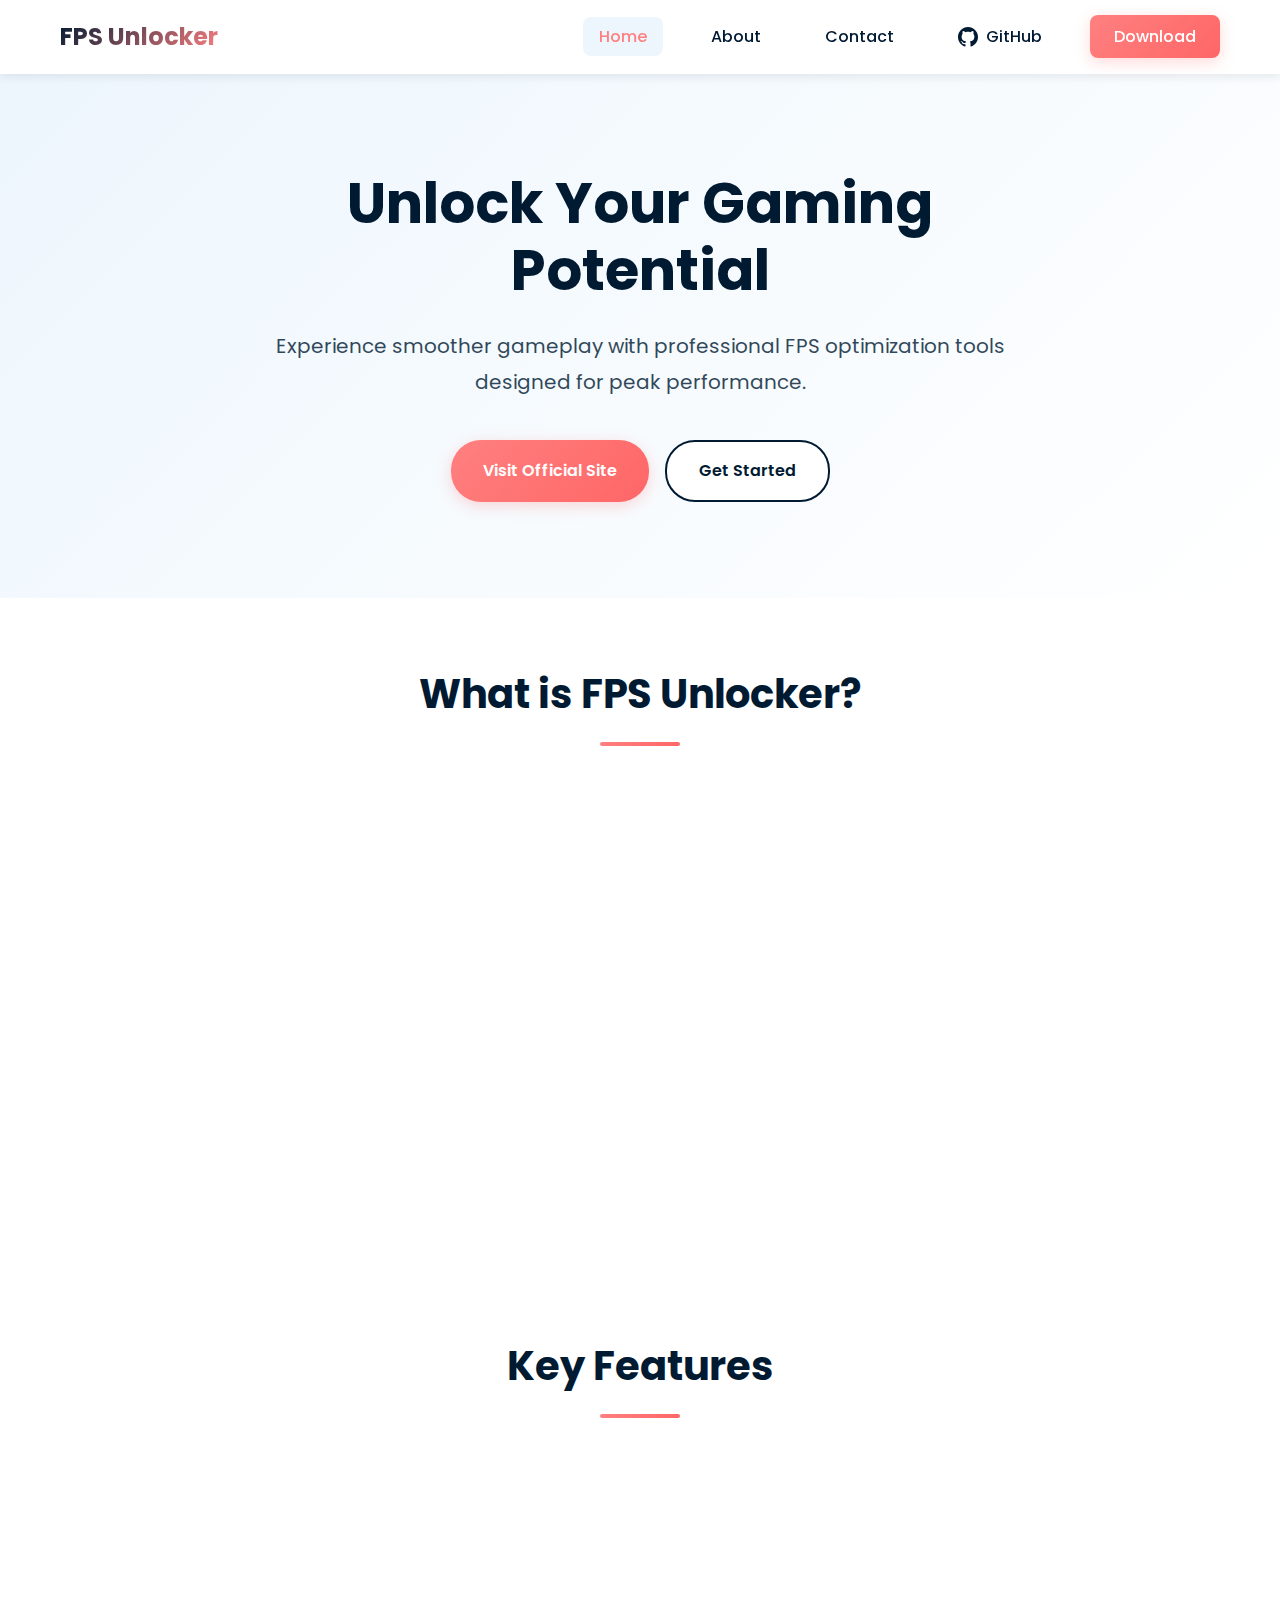
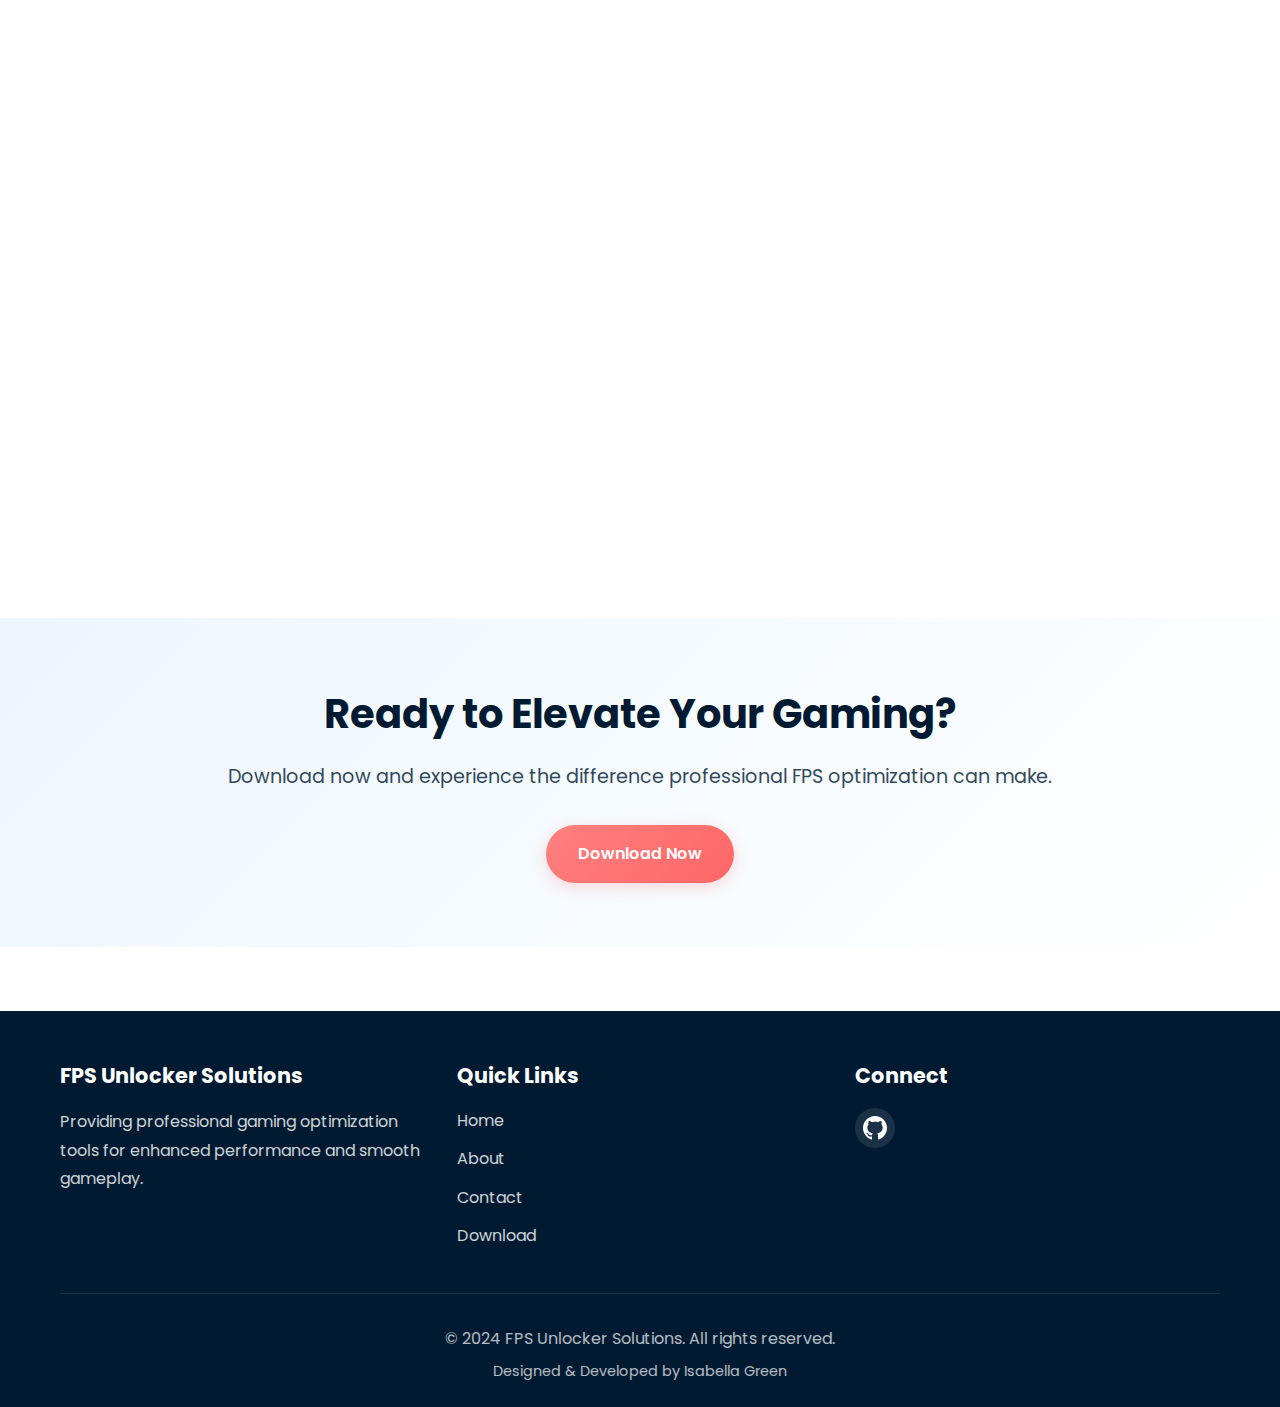
<file: index.html>
<!DOCTYPE html>
<html lang="en">
<head>
    <meta charset="UTF-8">
    <meta name="viewport" content="width=device-width, initial-scale=1.0">
    <meta name="description" content="Professional FPS Unlocker solution - Enhance your gaming performance with our advanced tools and utilities.">
    <title>Home - FPS Unlocker Solutions</title>
    <link rel="stylesheet" href="style.css">
    <link rel="preconnect" href="https://fonts.googleapis.com">
    <link rel="preconnect" href="https://fonts.gstatic.com" crossorigin>
    <link href="https://fonts.googleapis.com/css2?family=Poppins:wght@300;400;500;600;700&display=swap" rel="stylesheet">
</head>
<body>
    <nav class="navbar">
        <div class="container nav-container">
            <div class="logo">
                <a href="index.html">FPS Unlocker</a>
            </div>
            <ul class="nav-menu" id="navMenu">
                <li><a href="index.html" class="active">Home</a></li>
                <li><a href="about.html">About</a></li>
                <li><a href="contact.html">Contact</a></li>
                <li><a href="https://github.com/isabellagreen968" target="_blank" rel="noopener noreferrer" class="github-link">
                    <svg width="20" height="20" viewBox="0 0 24 24" fill="currentColor">
                        <path d="M12 0c-6.626 0-12 5.373-12 12 0 5.302 3.438 9.8 8.207 11.387.599.111.793-.261.793-.577v-2.234c-3.338.726-4.033-1.416-4.033-1.416-.546-1.387-1.333-1.756-1.333-1.756-1.089-.745.083-.729.083-.729 1.205.084 1.839 1.237 1.839 1.237 1.07 1.834 2.807 1.304 3.492.997.107-.775.418-1.305.762-1.604-2.665-.305-5.467-1.334-5.467-5.931 0-1.311.469-2.381 1.236-3.221-.124-.303-.535-1.524.117-3.176 0 0 1.008-.322 3.301 1.23.957-.266 1.983-.399 3.003-.404 1.02.005 2.047.138 3.006.404 2.291-1.552 3.297-1.23 3.297-1.23.653 1.653.242 2.874.118 3.176.77.84 1.235 1.911 1.235 3.221 0 4.609-2.807 5.624-5.479 5.921.43.372.823 1.102.823 2.222v3.293c0 .319.192.694.801.576 4.765-1.589 8.199-6.086 8.199-11.386 0-6.627-5.373-12-12-12z"/>
                    </svg>
                    GitHub
                </a></li>
                <li><a href="download.html" class="download-btn">Download</a></li>
            </ul>
            <div class="hamburger" id="hamburger">
                <span></span>
                <span></span>
                <span></span>
            </div>
        </div>
    </nav>

    <section class="hero">
        <div class="container">
            <div class="hero-content">
                <h1 class="hero-title">Unlock Your Gaming Potential</h1>
                <p class="hero-subtitle">Experience smoother gameplay with professional FPS optimization tools designed for peak performance.</p>
                <div class="hero-buttons">
                    <a href="https://robloxfpsunlocker.org/" target="_blank" rel="noopener noreferrer" class="btn btn-primary">Visit Official Site</a>
                    <a href="download.html" class="btn btn-secondary">Get Started</a>
                </div>
            </div>
        </div>
    </section>

    <section class="content-section">
        <div class="container">
            <div class="section-header">
                <h2>What is FPS Unlocker?</h2>
                <div class="divider"></div>
            </div>
            <div class="content-grid">
                <div class="content-card">
                    <div class="card-icon">🚀</div>
                    <h3>Enhanced Performance</h3>
                    <p>The <a href="https://robloxfpsunlocker.org/" target="_blank" rel="noopener noreferrer">fps unlocker</a> is a powerful utility that removes frame rate limitations, allowing your games to run at their full potential. By bypassing artificial FPS caps, you can achieve smoother gameplay and a more responsive gaming experience.</p>
                </div>
                <div class="content-card">
                    <div class="card-icon">⚡</div>
                    <h3>Optimized Experience</h3>
                    <p>Our solution provides seamless integration with your gaming setup. With advanced optimization algorithms, the tool ensures minimal system overhead while maximizing your frame rates, giving you the competitive edge you need.</p>
                </div>
                <div class="content-card">
                    <div class="card-icon">🛡️</div>
                    <h3>Safe & Reliable</h3>
                    <p>Built with security in mind, our FPS optimization tools are designed to work safely with your system. Regular updates ensure compatibility and performance improvements, keeping your gaming experience smooth and uninterrupted.</p>
                </div>
            </div>
        </div>
    </section>

    <section class="features-section">
        <div class="container">
            <div class="section-header">
                <h2>Key Features</h2>
                <div class="divider"></div>
            </div>
            <div class="features-grid">
                <div class="feature-item">
                    <div class="feature-number">01</div>
                    <h3>Unlock Frame Rates</h3>
                    <p>Remove FPS limitations and experience games as they were meant to be played, with ultra-smooth visuals and responsive controls.</p>
                </div>
                <div class="feature-item">
                    <div class="feature-number">02</div>
                    <h3>Easy Installation</h3>
                    <p>Simple setup process that gets you gaming in minutes. No complex configurations or technical knowledge required.</p>
                </div>
                <div class="feature-item">
                    <div class="feature-number">03</div>
                    <h3>Regular Updates</h3>
                    <p>Continuous improvements and compatibility updates ensure you're always running the latest and most optimized version.</p>
                </div>
                <div class="feature-item">
                    <div class="feature-number">04</div>
                    <h3>Community Support</h3>
                    <p>Join a thriving community of gamers who share tips, provide support, and help each other optimize their gaming experience.</p>
                </div>
            </div>
        </div>
    </section>

    <section class="cta-section">
        <div class="container">
            <div class="cta-content">
                <h2>Ready to Elevate Your Gaming?</h2>
                <p>Download now and experience the difference professional FPS optimization can make.</p>
                <a href="download.html" class="btn btn-primary">Download Now</a>
            </div>
        </div>
    </section>

    <footer class="footer">
        <div class="container">
            <div class="footer-content">
                <div class="footer-section">
                    <h3>FPS Unlocker Solutions</h3>
                    <p>Providing professional gaming optimization tools for enhanced performance and smooth gameplay.</p>
                </div>
                <div class="footer-section">
                    <h3>Quick Links</h3>
                    <ul>
                        <li><a href="index.html">Home</a></li>
                        <li><a href="about.html">About</a></li>
                        <li><a href="contact.html">Contact</a></li>
                        <li><a href="download.html">Download</a></li>
                    </ul>
                </div>
                <div class="footer-section">
                    <h3>Connect</h3>
                    <div class="social-links">
                        <a href="https://github.com/isabellagreen968" target="_blank" rel="noopener noreferrer" aria-label="GitHub">
                            <svg width="24" height="24" viewBox="0 0 24 24" fill="currentColor">
                                <path d="M12 0c-6.626 0-12 5.373-12 12 0 5.302 3.438 9.8 8.207 11.387.599.111.793-.261.793-.577v-2.234c-3.338.726-4.033-1.416-4.033-1.416-.546-1.387-1.333-1.756-1.333-1.756-1.089-.745.083-.729.083-.729 1.205.084 1.839 1.237 1.839 1.237 1.07 1.834 2.807 1.304 3.492.997.107-.775.418-1.305.762-1.604-2.665-.305-5.467-1.334-5.467-5.931 0-1.311.469-2.381 1.236-3.221-.124-.303-.535-1.524.117-3.176 0 0 1.008-.322 3.301 1.23.957-.266 1.983-.399 3.003-.404 1.02.005 2.047.138 3.006.404 2.291-1.552 3.297-1.23 3.297-1.23.653 1.653.242 2.874.118 3.176.77.84 1.235 1.911 1.235 3.221 0 4.609-2.807 5.624-5.479 5.921.43.372.823 1.102.823 2.222v3.293c0 .319.192.694.801.576 4.765-1.589 8.199-6.086 8.199-11.386 0-6.627-5.373-12-12-12z"/>
                            </svg>
                        </a>
                    </div>
                </div>
            </div>
            <div class="footer-bottom">
                <p>&copy; 2024 FPS Unlocker Solutions. All rights reserved.</p>
                <p class="designed-by">Designed & Developed by Isabella Green</p>
            </div>
        </div>
    </footer>

    <script src="script.js"></script>
</body>
</html>
</file>
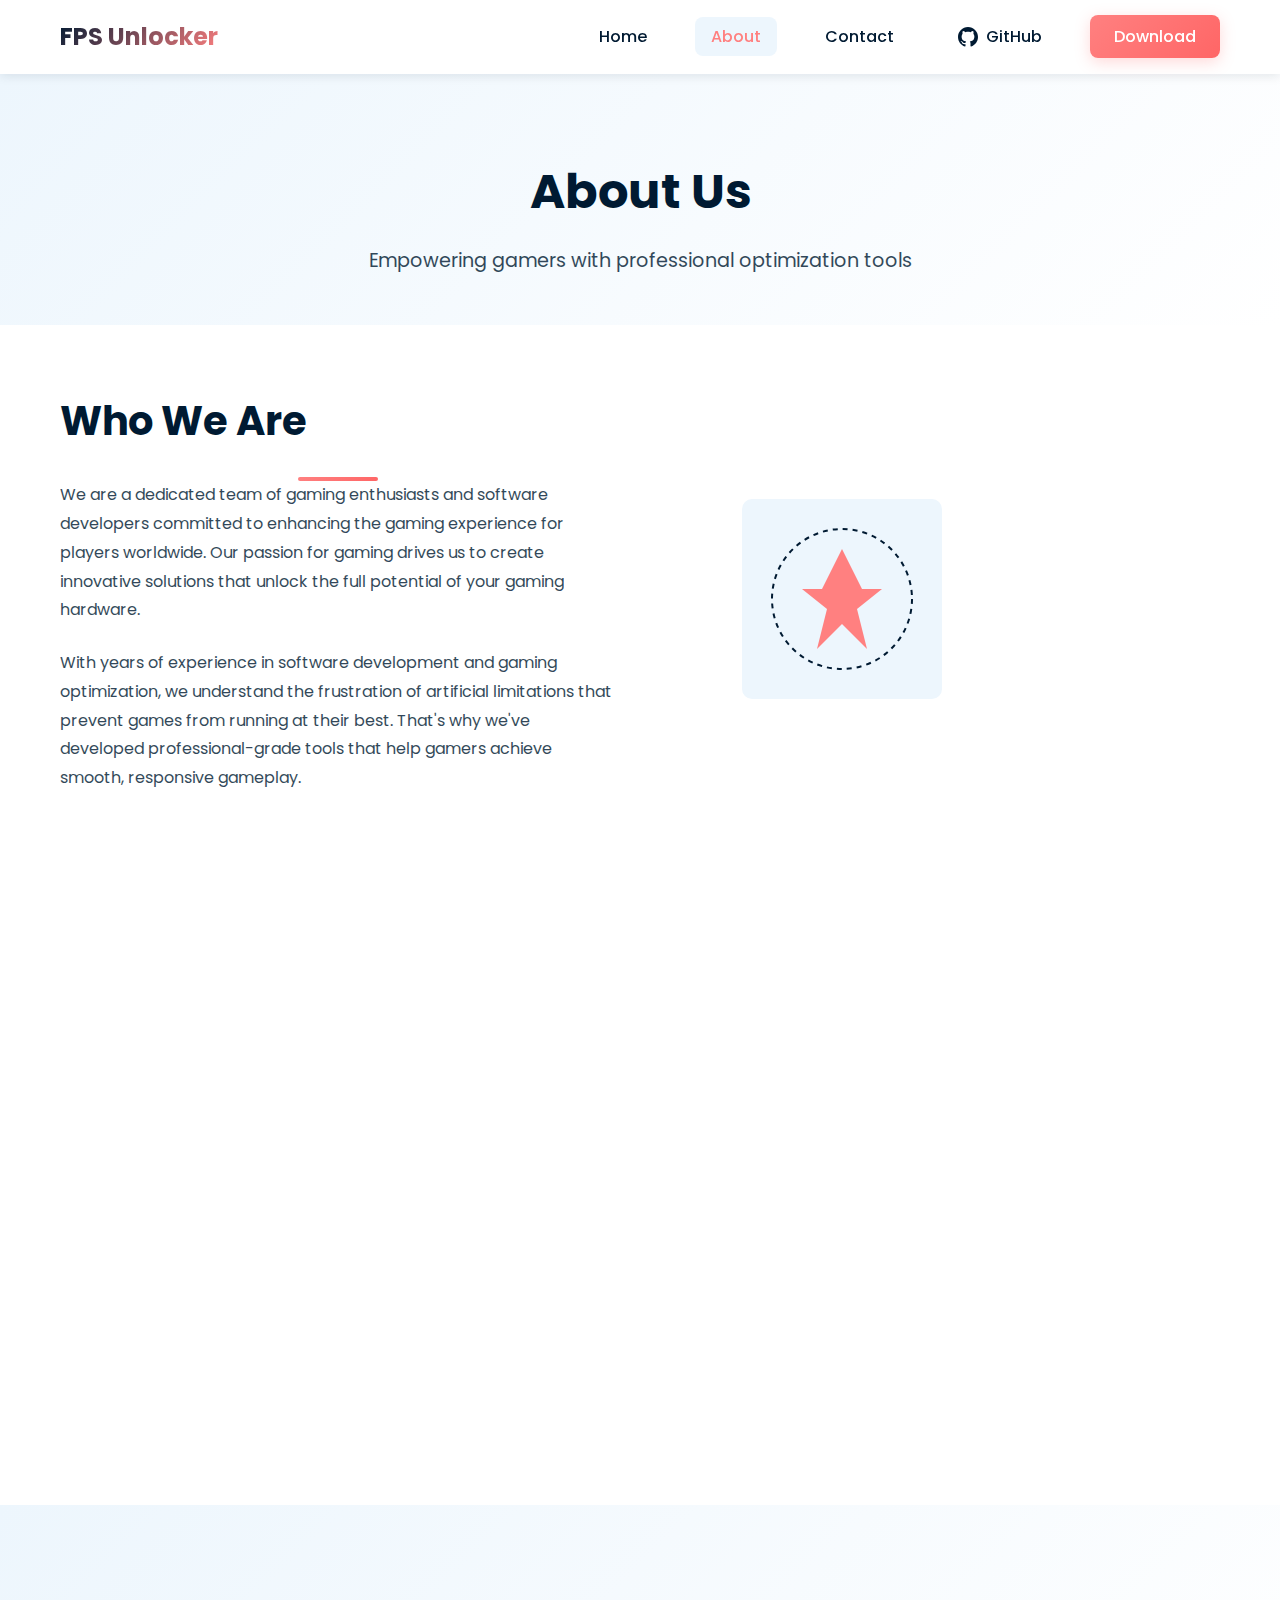
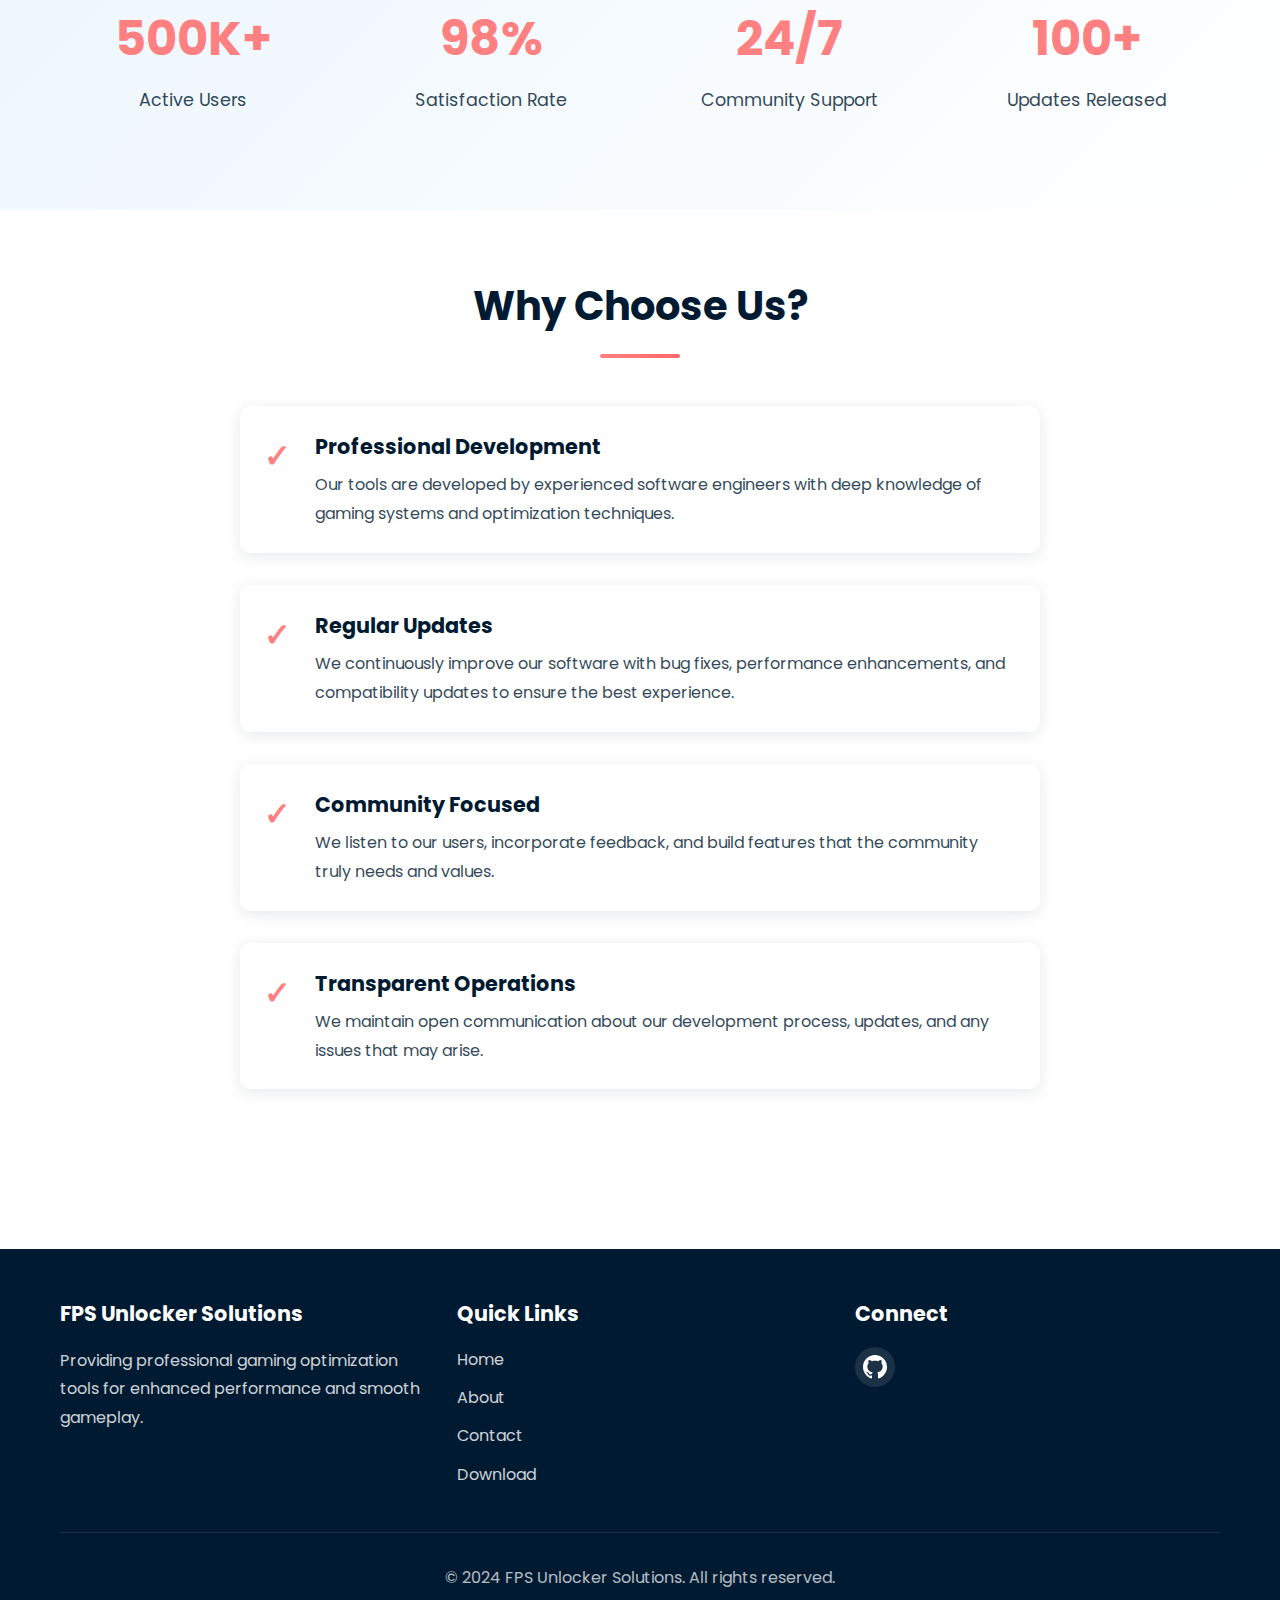
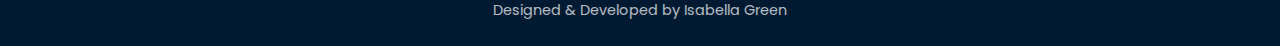
<file: about.html>
<!DOCTYPE html>
<html lang="en">
<head>
    <meta charset="UTF-8">
    <meta name="viewport" content="width=device-width, initial-scale=1.0">
    <meta name="description" content="Learn about our mission to provide professional FPS optimization solutions for gamers worldwide.">
    <title>About - FPS Unlocker Solutions</title>
    <link rel="stylesheet" href="style.css">
    <link rel="preconnect" href="https://fonts.googleapis.com">
    <link rel="preconnect" href="https://fonts.gstatic.com" crossorigin>
    <link href="https://fonts.googleapis.com/css2?family=Poppins:wght@300;400;500;600;700&display=swap" rel="stylesheet">
</head>
<body>
    <nav class="navbar">
        <div class="container nav-container">
            <div class="logo">
                <a href="index.html">FPS Unlocker</a>
            </div>
            <ul class="nav-menu" id="navMenu">
                <li><a href="index.html">Home</a></li>
                <li><a href="about.html" class="active">About</a></li>
                <li><a href="contact.html">Contact</a></li>
                <li><a href="https://github.com/isabellagreen968" target="_blank" rel="noopener noreferrer" class="github-link">
                    <svg width="20" height="20" viewBox="0 0 24 24" fill="currentColor">
                        <path d="M12 0c-6.626 0-12 5.373-12 12 0 5.302 3.438 9.8 8.207 11.387.599.111.793-.261.793-.577v-2.234c-3.338.726-4.033-1.416-4.033-1.416-.546-1.387-1.333-1.756-1.333-1.756-1.089-.745.083-.729.083-.729 1.205.084 1.839 1.237 1.839 1.237 1.07 1.834 2.807 1.304 3.492.997.107-.775.418-1.305.762-1.604-2.665-.305-5.467-1.334-5.467-5.931 0-1.311.469-2.381 1.236-3.221-.124-.303-.535-1.524.117-3.176 0 0 1.008-.322 3.301 1.23.957-.266 1.983-.399 3.003-.404 1.02.005 2.047.138 3.006.404 2.291-1.552 3.297-1.23 3.297-1.23.653 1.653.242 2.874.118 3.176.77.84 1.235 1.911 1.235 3.221 0 4.609-2.807 5.624-5.479 5.921.43.372.823 1.102.823 2.222v3.293c0 .319.192.694.801.576 4.765-1.589 8.199-6.086 8.199-11.386 0-6.627-5.373-12-12-12z"/>
                    </svg>
                    GitHub
                </a></li>
                <li><a href="download.html" class="download-btn">Download</a></li>
            </ul>
            <div class="hamburger" id="hamburger">
                <span></span>
                <span></span>
                <span></span>
            </div>
        </div>
    </nav>

    <section class="page-header">
        <div class="container">
            <h1>About Us</h1>
            <p>Empowering gamers with professional optimization tools</p>
        </div>
    </section>

    <section class="about-section">
        <div class="container">
            <div class="about-content">
                <div class="about-text">
                    <h2>Who We Are</h2>
                    <div class="divider"></div>
                    <p>We are a dedicated team of gaming enthusiasts and software developers committed to enhancing the gaming experience for players worldwide. Our passion for gaming drives us to create innovative solutions that unlock the full potential of your gaming hardware.</p>
                    <p>With years of experience in software development and gaming optimization, we understand the frustration of artificial limitations that prevent games from running at their best. That's why we've developed professional-grade tools that help gamers achieve smooth, responsive gameplay.</p>
                </div>
                <div class="about-image">
                    <div class="image-placeholder">
                        <svg width="200" height="200" viewBox="0 0 200 200" fill="none">
                            <rect width="200" height="200" rx="10" fill="#EDF6FD"/>
                            <path d="M100 50L120 90H140L115 110L125 150L100 125L75 150L85 110L60 90H80L100 50Z" fill="#FF8080"/>
                            <circle cx="100" cy="100" r="70" stroke="#001A32" stroke-width="2" stroke-dasharray="5 5"/>
                        </svg>
                    </div>
                </div>
            </div>
        </div>
    </section>

    <section class="mission-section">
        <div class="container">
            <div class="mission-grid">
                <div class="mission-card">
                    <div class="mission-icon">🎯</div>
                    <h3>Our Mission</h3>
                    <p>To provide accessible, reliable, and professional gaming optimization tools that empower players to experience games at their full potential, breaking through artificial limitations and delivering exceptional performance.</p>
                </div>
                <div class="mission-card">
                    <div class="mission-icon">👁️</div>
                    <h3>Our Vision</h3>
                    <p>To become the leading platform for gaming optimization solutions, fostering a global community where gamers can access cutting-edge tools, share knowledge, and collectively push the boundaries of gaming performance.</p>
                </div>
                <div class="mission-card">
                    <div class="mission-icon">💎</div>
                    <h3>Our Values</h3>
                    <p>We believe in transparency, quality, and community. Every tool we create is built with integrity, tested rigorously, and designed with the user's best interest in mind. Your trust is our foundation.</p>
                </div>
            </div>
        </div>
    </section>

    <section class="stats-section">
        <div class="container">
            <div class="stats-grid">
                <div class="stat-item">
                    <h3 class="stat-number">500K+</h3>
                    <p>Active Users</p>
                </div>
                <div class="stat-item">
                    <h3 class="stat-number">98%</h3>
                    <p>Satisfaction Rate</p>
                </div>
                <div class="stat-item">
                    <h3 class="stat-number">24/7</h3>
                    <p>Community Support</p>
                </div>
                <div class="stat-item">
                    <h3 class="stat-number">100+</h3>
                    <p>Updates Released</p>
                </div>
            </div>
        </div>
    </section>

    <section class="team-section">
        <div class="container">
            <div class="section-header">
                <h2>Why Choose Us?</h2>
                <div class="divider"></div>
            </div>
            <div class="features-list">
                <div class="feature-row">
                    <div class="feature-icon">✓</div>
                    <div class="feature-text">
                        <h4>Professional Development</h4>
                        <p>Our tools are developed by experienced software engineers with deep knowledge of gaming systems and optimization techniques.</p>
                    </div>
                </div>
                <div class="feature-row">
                    <div class="feature-icon">✓</div>
                    <div class="feature-text">
                        <h4>Regular Updates</h4>
                        <p>We continuously improve our software with bug fixes, performance enhancements, and compatibility updates to ensure the best experience.</p>
                    </div>
                </div>
                <div class="feature-row">
                    <div class="feature-icon">✓</div>
                    <div class="feature-text">
                        <h4>Community Focused</h4>
                        <p>We listen to our users, incorporate feedback, and build features that the community truly needs and values.</p>
                    </div>
                </div>
                <div class="feature-row">
                    <div class="feature-icon">✓</div>
                    <div class="feature-text">
                        <h4>Transparent Operations</h4>
                        <p>We maintain open communication about our development process, updates, and any issues that may arise.</p>
                    </div>
                </div>
            </div>
        </div>
    </section>

    <footer class="footer">
        <div class="container">
            <div class="footer-content">
                <div class="footer-section">
                    <h3>FPS Unlocker Solutions</h3>
                    <p>Providing professional gaming optimization tools for enhanced performance and smooth gameplay.</p>
                </div>
                <div class="footer-section">
                    <h3>Quick Links</h3>
                    <ul>
                        <li><a href="index.html">Home</a></li>
                        <li><a href="about.html">About</a></li>
                        <li><a href="contact.html">Contact</a></li>
                        <li><a href="download.html">Download</a></li>
                    </ul>
                </div>
                <div class="footer-section">
                    <h3>Connect</h3>
                    <div class="social-links">
                        <a href="https://github.com/isabellagreen968" target="_blank" rel="noopener noreferrer" aria-label="GitHub">
                            <svg width="24" height="24" viewBox="0 0 24 24" fill="currentColor">
                                <path d="M12 0c-6.626 0-12 5.373-12 12 0 5.302 3.438 9.8 8.207 11.387.599.111.793-.261.793-.577v-2.234c-3.338.726-4.033-1.416-4.033-1.416-.546-1.387-1.333-1.756-1.333-1.756-1.089-.745.083-.729.083-.729 1.205.084 1.839 1.237 1.839 1.237 1.07 1.834 2.807 1.304 3.492.997.107-.775.418-1.305.762-1.604-2.665-.305-5.467-1.334-5.467-5.931 0-1.311.469-2.381 1.236-3.221-.124-.303-.535-1.524.117-3.176 0 0 1.008-.322 3.301 1.23.957-.266 1.983-.399 3.003-.404 1.02.005 2.047.138 3.006.404 2.291-1.552 3.297-1.23 3.297-1.23.653 1.653.242 2.874.118 3.176.77.84 1.235 1.911 1.235 3.221 0 4.609-2.807 5.624-5.479 5.921.43.372.823 1.102.823 2.222v3.293c0 .319.192.694.801.576 4.765-1.589 8.199-6.086 8.199-11.386 0-6.627-5.373-12-12-12z"/>
                            </svg>
                        </a>
                    </div>
                </div>
            </div>
            <div class="footer-bottom">
                <p>&copy; 2024 FPS Unlocker Solutions. All rights reserved.</p>
                <p class="designed-by">Designed & Developed by Isabella Green</p>
            </div>
        </div>
    </footer>

    <script src="script.js"></script>
</body>
</html>
</file>
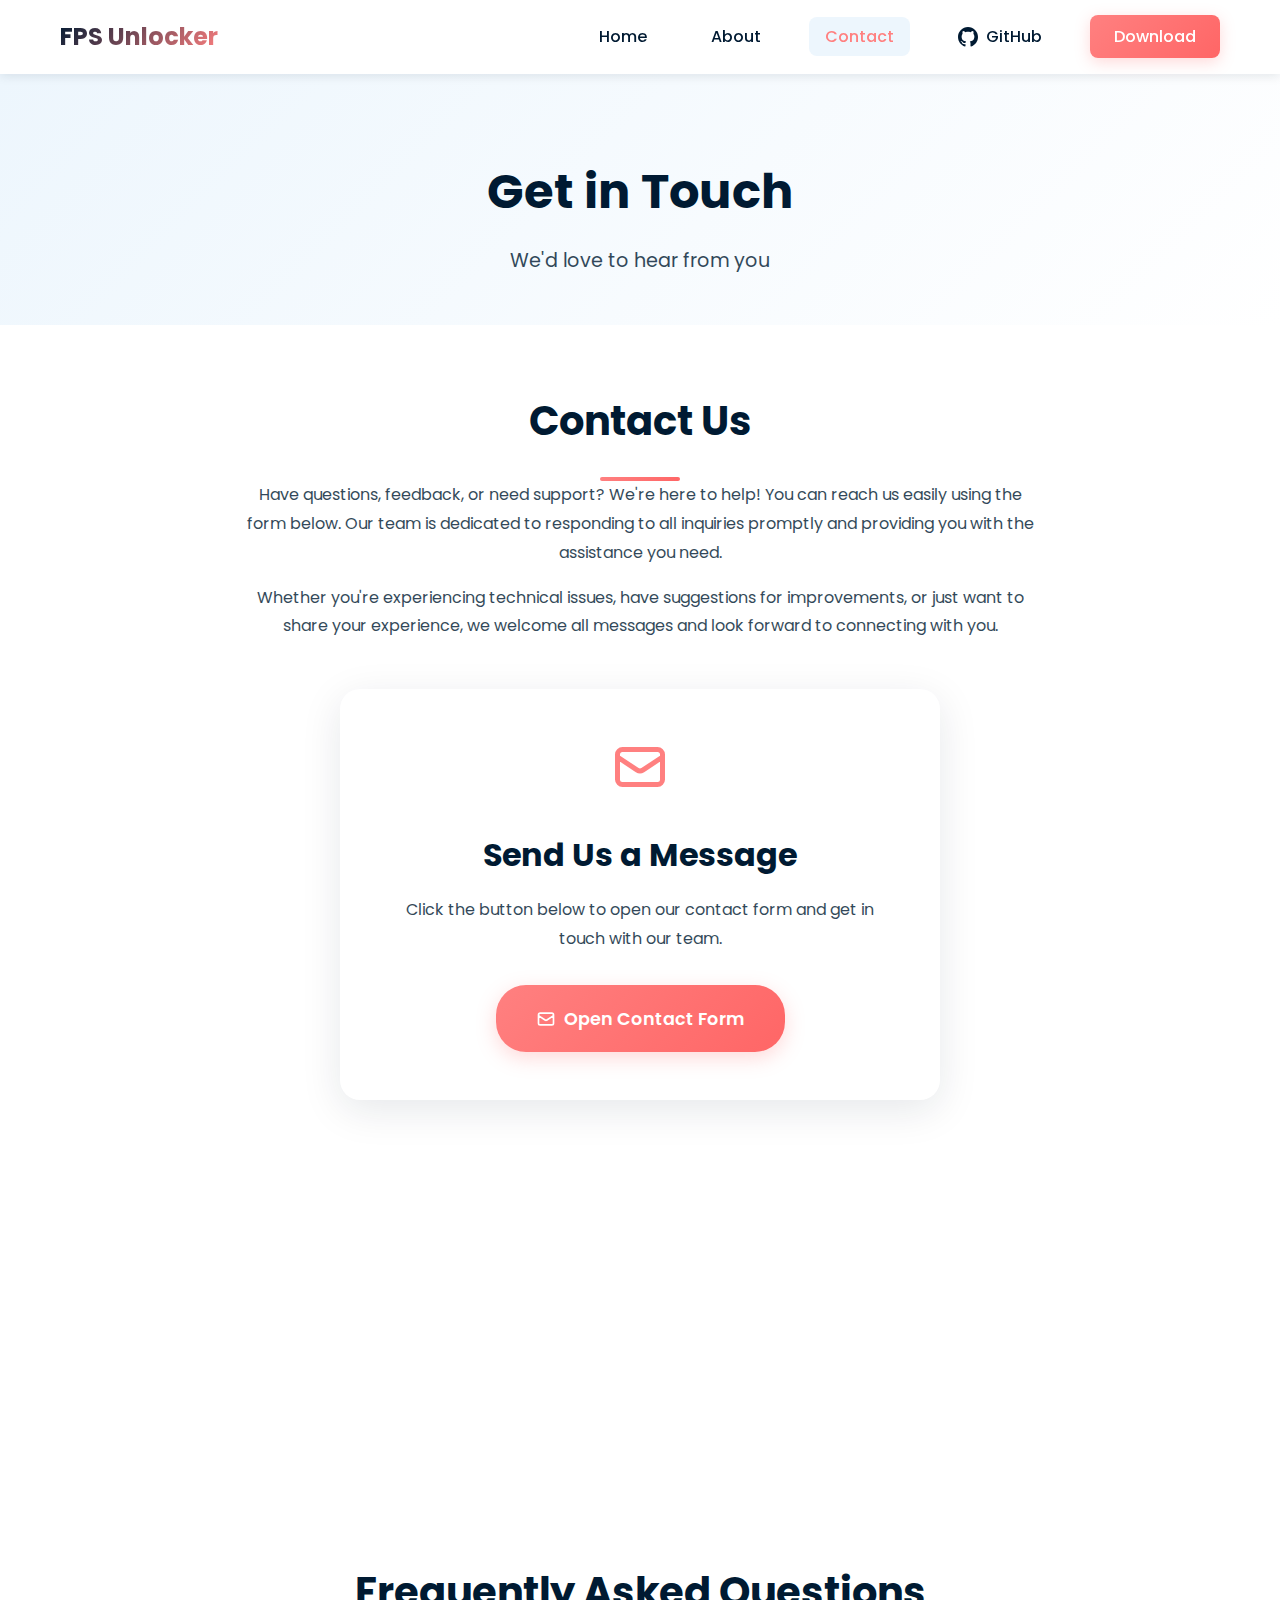
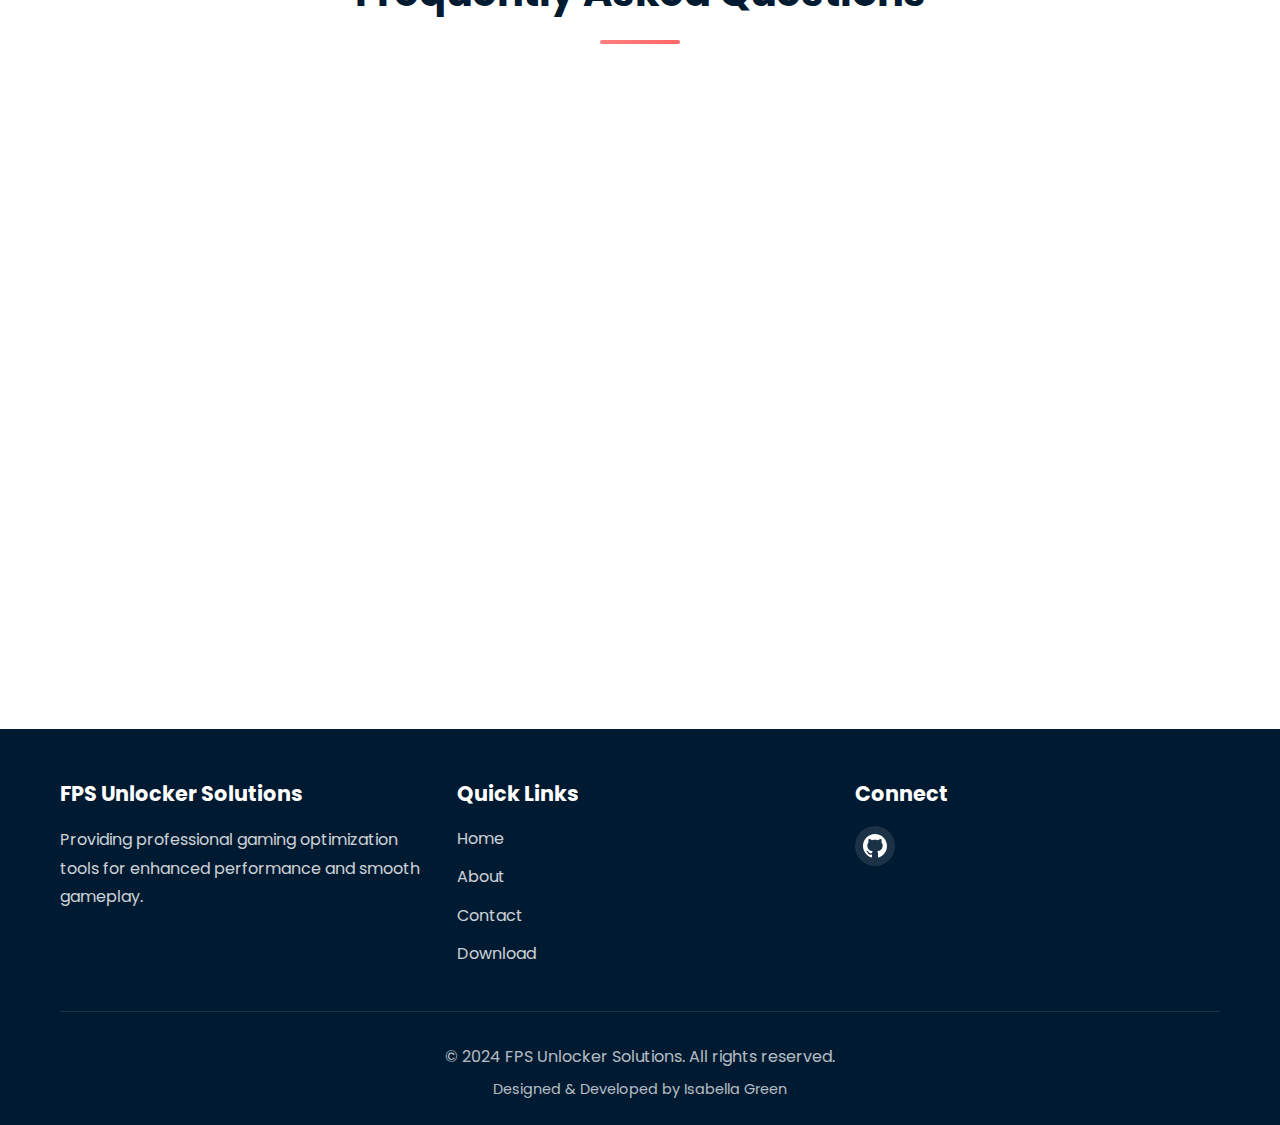
<file: contact.html>
<!DOCTYPE html>
<html lang="en">
<head>
    <meta charset="UTF-8">
    <meta name="viewport" content="width=device-width, initial-scale=1.0">
    <meta name="description" content="Get in touch with us - We're here to help with any questions or feedback you may have.">
    <title>Contact - FPS Unlocker Solutions</title>
    <link rel="stylesheet" href="style.css">
    <link rel="preconnect" href="https://fonts.googleapis.com">
    <link rel="preconnect" href="https://fonts.gstatic.com" crossorigin>
    <link href="https://fonts.googleapis.com/css2?family=Poppins:wght@300;400;500;600;700&display=swap" rel="stylesheet">
</head>
<body>
    <nav class="navbar">
        <div class="container nav-container">
            <div class="logo">
                <a href="index.html">FPS Unlocker</a>
            </div>
            <ul class="nav-menu" id="navMenu">
                <li><a href="index.html">Home</a></li>
                <li><a href="about.html">About</a></li>
                <li><a href="contact.html" class="active">Contact</a></li>
                <li><a href="https://github.com/isabellagreen968" target="_blank" rel="noopener noreferrer" class="github-link">
                    <svg width="20" height="20" viewBox="0 0 24 24" fill="currentColor">
                        <path d="M12 0c-6.626 0-12 5.373-12 12 0 5.302 3.438 9.8 8.207 11.387.599.111.793-.261.793-.577v-2.234c-3.338.726-4.033-1.416-4.033-1.416-.546-1.387-1.333-1.756-1.333-1.756-1.089-.745.083-.729.083-.729 1.205.084 1.839 1.237 1.839 1.237 1.07 1.834 2.807 1.304 3.492.997.107-.775.418-1.305.762-1.604-2.665-.305-5.467-1.334-5.467-5.931 0-1.311.469-2.381 1.236-3.221-.124-.303-.535-1.524.117-3.176 0 0 1.008-.322 3.301 1.23.957-.266 1.983-.399 3.003-.404 1.02.005 2.047.138 3.006.404 2.291-1.552 3.297-1.23 3.297-1.23.653 1.653.242 2.874.118 3.176.77.84 1.235 1.911 1.235 3.221 0 4.609-2.807 5.624-5.479 5.921.43.372.823 1.102.823 2.222v3.293c0 .319.192.694.801.576 4.765-1.589 8.199-6.086 8.199-11.386 0-6.627-5.373-12-12-12z"/>
                    </svg>
                    GitHub
                </a></li>
                <li><a href="download.html" class="download-btn">Download</a></li>
            </ul>
            <div class="hamburger" id="hamburger">
                <span></span>
                <span></span>
                <span></span>
            </div>
        </div>
    </nav>

    <section class="page-header">
        <div class="container">
            <h1>Get in Touch</h1>
            <p>We'd love to hear from you</p>
        </div>
    </section>

    <section class="contact-section">
        <div class="container">
            <div class="contact-content">
                <div class="contact-intro">
                    <h2>Contact Us</h2>
                    <div class="divider"></div>
                    <p>Have questions, feedback, or need support? We're here to help! You can reach us easily using the form below. Our team is dedicated to responding to all inquiries promptly and providing you with the assistance you need.</p>
                    <p>Whether you're experiencing technical issues, have suggestions for improvements, or just want to share your experience, we welcome all messages and look forward to connecting with you.</p>
                </div>

                <div class="contact-form-wrapper">
                    <div class="form-card">
                        <div class="form-icon">
                            <svg width="60" height="60" viewBox="0 0 24 24" fill="none" stroke="currentColor" stroke-width="2">
                                <path d="M3 8l7.89 5.26a2 2 0 002.22 0L21 8M5 19h14a2 2 0 002-2V7a2 2 0 00-2-2H5a2 2 0 00-2 2v10a2 2 0 002 2z"/>
                            </svg>
                        </div>
                        <h3>Send Us a Message</h3>
                        <p>Click the button below to open our contact form and get in touch with our team.</p>
                        <a href="https://docs.google.com/forms/d/e/1FAIpQLSfkspaAXeRiwwVGRmxHb4NmMI4wjOvqXOTX2PRGyGSJPOVM8A/viewform?usp=header" 
                           target="_blank" 
                           rel="noopener noreferrer" 
                           class="btn btn-form">
                            <svg width="20" height="20" viewBox="0 0 24 24" fill="none" stroke="currentColor" stroke-width="2">
                                <path d="M3 8l7.89 5.26a2 2 0 002.22 0L21 8M5 19h14a2 2 0 002-2V7a2 2 0 00-2-2H5a2 2 0 00-2 2v10a2 2 0 002 2z"/>
                            </svg>
                            Open Contact Form
                        </a>
                    </div>
                </div>

                <div class="contact-info-grid">
                    <div class="info-card">
                        <div class="info-icon">💬</div>
                        <h4>Quick Response</h4>
                        <p>We typically respond to all inquiries within 24-48 hours during business days.</p>
                    </div>
                    <div class="info-card">
                        <div class="info-icon">🌐</div>
                        <h4>Community Support</h4>
                        <p>Join our GitHub community for peer support and discussions with other users.</p>
                    </div>
                    <div class="info-card">
                        <div class="info-icon">📋</div>
                        <h4>Documentation</h4>
                        <p>Check our comprehensive guides and FAQs for instant answers to common questions.</p>
                    </div>
                </div>
            </div>
        </div>
    </section>

    <section class="faq-section">
        <div class="container">
            <div class="section-header">
                <h2>Frequently Asked Questions</h2>
                <div class="divider"></div>
            </div>
            <div class="faq-grid">
                <div class="faq-item">
                    <h4>How do I get started?</h4>
                    <p>Simply download the tool from our download page, follow the installation instructions, and you'll be ready to unlock your FPS in minutes.</p>
                </div>
                <div class="faq-item">
                    <h4>Is it safe to use?</h4>
                    <p>Yes, our tools are developed with security in mind and undergo rigorous testing to ensure they're safe for your system.</p>
                </div>
                <div class="faq-item">
                    <h4>Do you offer support?</h4>
                    <p>Absolutely! Our community and support team are here to help you with any issues or questions you may have.</p>
                </div>
                <div class="faq-item">
                    <h4>How often are updates released?</h4>
                    <p>We regularly release updates to improve performance, fix bugs, and ensure compatibility with the latest game versions.</p>
                </div>
            </div>
        </div>
    </section>

    <footer class="footer">
        <div class="container">
            <div class="footer-content">
                <div class="footer-section">
                    <h3>FPS Unlocker Solutions</h3>
                    <p>Providing professional gaming optimization tools for enhanced performance and smooth gameplay.</p>
                </div>
                <div class="footer-section">
                    <h3>Quick Links</h3>
                    <ul>
                        <li><a href="index.html">Home</a></li>
                        <li><a href="about.html">About</a></li>
                        <li><a href="contact.html">Contact</a></li>
                        <li><a href="download.html">Download</a></li>
                    </ul>
                </div>
                <div class="footer-section">
                    <h3>Connect</h3>
                    <div class="social-links">
                        <a href="https://github.com/isabellagreen968" target="_blank" rel="noopener noreferrer" aria-label="GitHub">
                            <svg width="24" height="24" viewBox="0 0 24 24" fill="currentColor">
                                <path d="M12 0c-6.626 0-12 5.373-12 12 0 5.302 3.438 9.8 8.207 11.387.599.111.793-.261.793-.577v-2.234c-3.338.726-4.033-1.416-4.033-1.416-.546-1.387-1.333-1.756-1.333-1.756-1.089-.745.083-.729.083-.729 1.205.084 1.839 1.237 1.839 1.237 1.07 1.834 2.807 1.304 3.492.997.107-.775.418-1.305.762-1.604-2.665-.305-5.467-1.334-5.467-5.931 0-1.311.469-2.381 1.236-3.221-.124-.303-.535-1.524.117-3.176 0 0 1.008-.322 3.301 1.23.957-.266 1.983-.399 3.003-.404 1.02.005 2.047.138 3.006.404 2.291-1.552 3.297-1.23 3.297-1.23.653 1.653.242 2.874.118 3.176.77.84 1.235 1.911 1.235 3.221 0 4.609-2.807 5.624-5.479 5.921.43.372.823 1.102.823 2.222v3.293c0 .319.192.694.801.576 4.765-1.589 8.199-6.086 8.199-11.386 0-6.627-5.373-12-12-12z"/>
                            </svg>
                        </a>
                    </div>
                </div>
            </div>
            <div class="footer-bottom">
                <p>&copy; 2024 FPS Unlocker Solutions. All rights reserved.</p>
                <p class="designed-by">Designed & Developed by Isabella Green</p>
            </div>
        </div>
    </footer>

    <script src="script.js"></script>
</body>
</html>
</file>
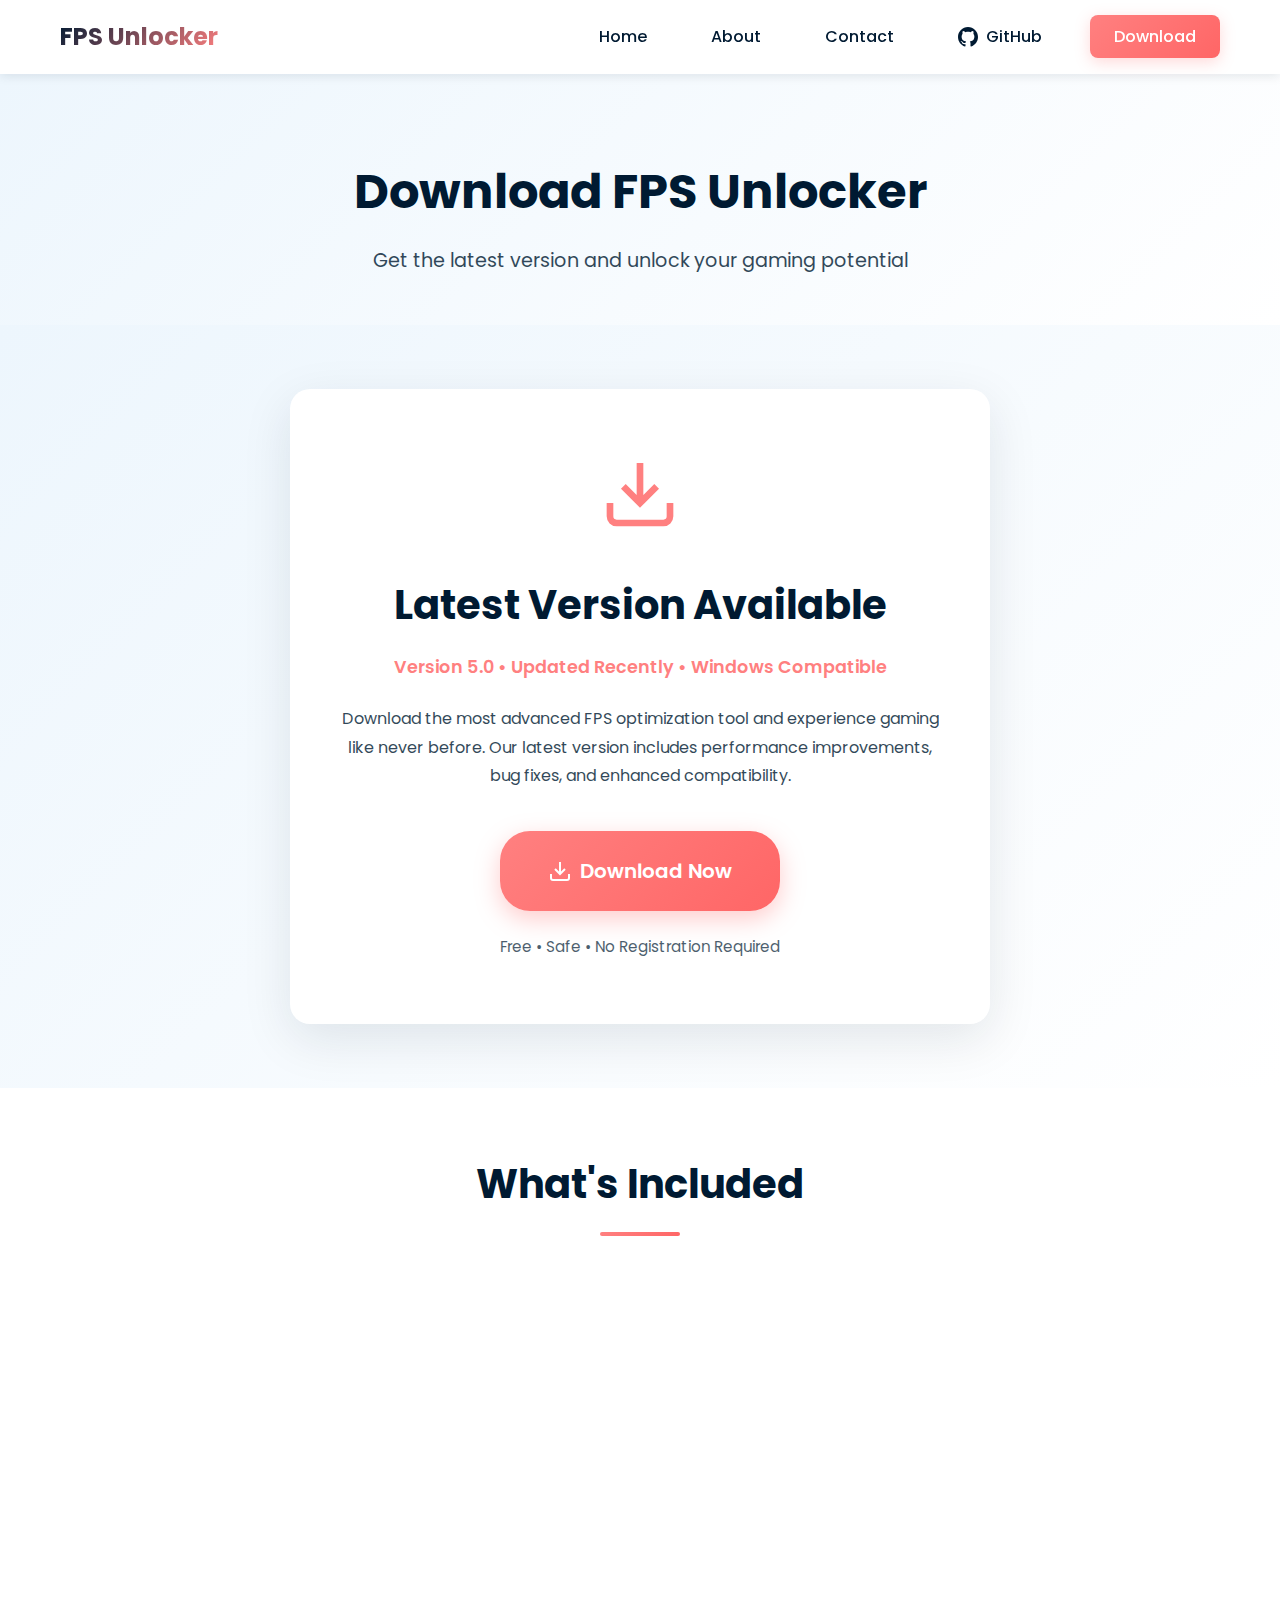
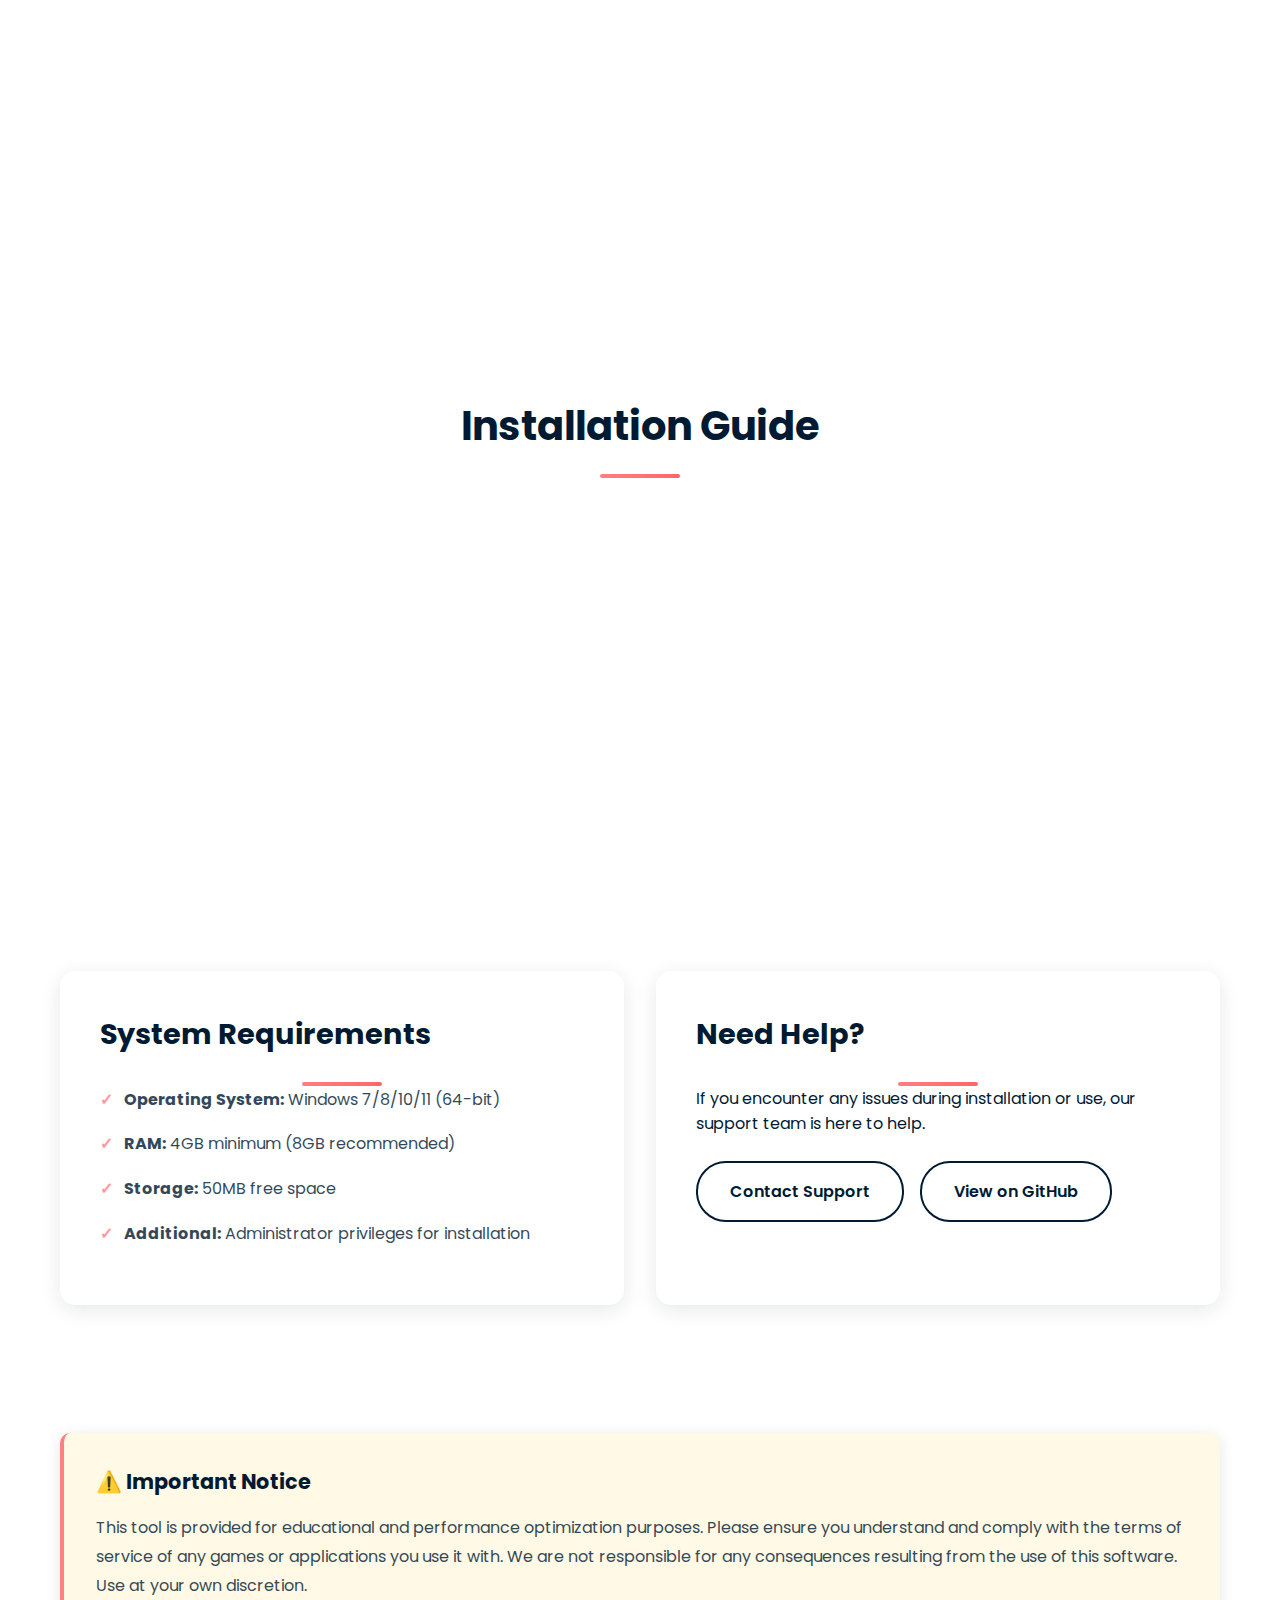
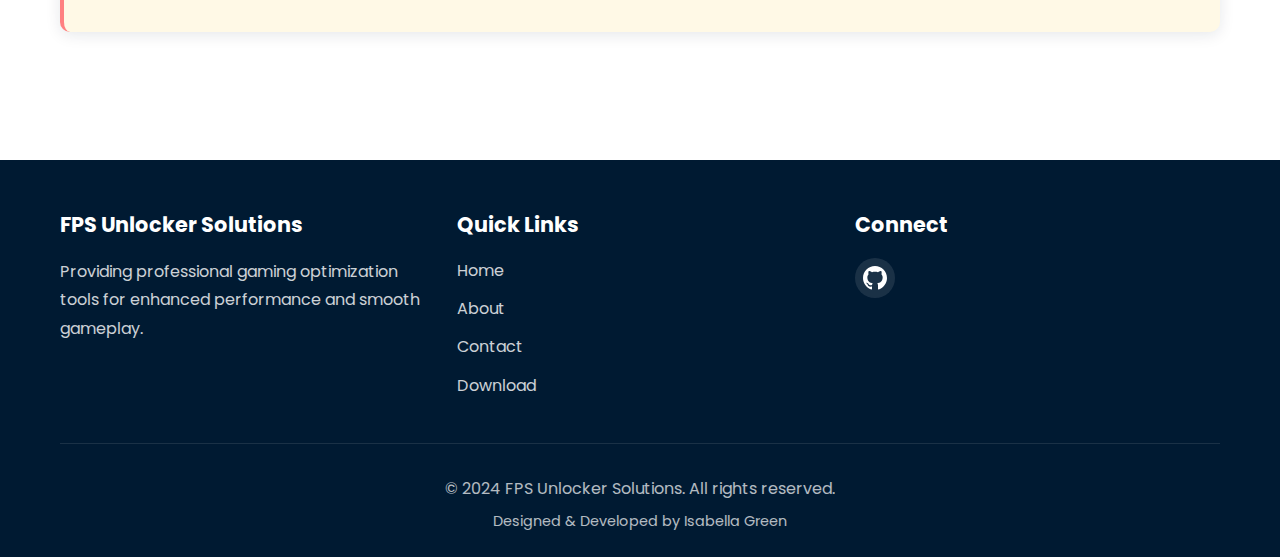
<file: download.html>
<!DOCTYPE html>
<html lang="en">
<head>
    <meta charset="UTF-8">
    <meta name="viewport" content="width=device-width, initial-scale=1.0">
    <meta name="description" content="Download the latest version of FPS Unlocker and enhance your gaming experience today.">
    <title>Download - FPS Unlocker Solutions</title>
    <link rel="stylesheet" href="style.css">
    <link rel="preconnect" href="https://fonts.googleapis.com">
    <link rel="preconnect" href="https://fonts.gstatic.com" crossorigin>
    <link href="https://fonts.googleapis.com/css2?family=Poppins:wght@300;400;500;600;700&display=swap" rel="stylesheet">
</head>
<body>
    <nav class="navbar">
        <div class="container nav-container">
            <div class="logo">
                <a href="index.html">FPS Unlocker</a>
            </div>
            <ul class="nav-menu" id="navMenu">
                <li><a href="index.html">Home</a></li>
                <li><a href="about.html">About</a></li>
                <li><a href="contact.html">Contact</a></li>
                <li><a href="https://github.com/isabellagreen968" target="_blank" rel="noopener noreferrer" class="github-link">
                    <svg width="20" height="20" viewBox="0 0 24 24" fill="currentColor">
                        <path d="M12 0c-6.626 0-12 5.373-12 12 0 5.302 3.438 9.8 8.207 11.387.599.111.793-.261.793-.577v-2.234c-3.338.726-4.033-1.416-4.033-1.416-.546-1.387-1.333-1.756-1.333-1.756-1.089-.745.083-.729.083-.729 1.205.084 1.839 1.237 1.839 1.237 1.07 1.834 2.807 1.304 3.492.997.107-.775.418-1.305.762-1.604-2.665-.305-5.467-1.334-5.467-5.931 0-1.311.469-2.381 1.236-3.221-.124-.303-.535-1.524.117-3.176 0 0 1.008-.322 3.301 1.23.957-.266 1.983-.399 3.003-.404 1.02.005 2.047.138 3.006.404 2.291-1.552 3.297-1.23 3.297-1.23.653 1.653.242 2.874.118 3.176.77.84 1.235 1.911 1.235 3.221 0 4.609-2.807 5.624-5.479 5.921.43.372.823 1.102.823 2.222v3.293c0 .319.192.694.801.576 4.765-1.589 8.199-6.086 8.199-11.386 0-6.627-5.373-12-12-12z"/>
                    </svg>
                    GitHub
                </a></li>
                <li><a href="download.html" class="download-btn active">Download</a></li>
            </ul>
            <div class="hamburger" id="hamburger">
                <span></span>
                <span></span>
                <span></span>
            </div>
        </div>
    </nav>

    <section class="page-header">
        <div class="container">
            <h1>Download FPS Unlocker</h1>
            <p>Get the latest version and unlock your gaming potential</p>
        </div>
    </section>

    <section class="download-hero">
        <div class="container">
            <div class="download-card">
                <div class="download-icon">
                    <svg width="80" height="80" viewBox="0 0 24 24" fill="none" stroke="currentColor" stroke-width="2">
                        <path d="M21 15v4a2 2 0 01-2 2H5a2 2 0 01-2-2v-4M7 10l5 5 5-5M12 15V3"/>
                    </svg>
                </div>
                <h2>Latest Version Available</h2>
                <p class="version-info">Version 5.0 • Updated Recently • Windows Compatible</p>
                <p class="download-description">Download the most advanced FPS optimization tool and experience gaming like never before. Our latest version includes performance improvements, bug fixes, and enhanced compatibility.</p>
                
                <a href="https://robloxfpsunlocker.org/download/" 
                   target="_blank" 
                   rel="noopener noreferrer" 
                   class="btn btn-download">
                    <svg width="24" height="24" viewBox="0 0 24 24" fill="none" stroke="currentColor" stroke-width="2">
                        <path d="M21 15v4a2 2 0 01-2 2H5a2 2 0 01-2-2v-4M7 10l5 5 5-5M12 15V3"/>
                    </svg>
                    Download Now
                </a>
                
                <p class="download-note">Free • Safe • No Registration Required</p>
            </div>
        </div>
    </section>

    <section class="features-section">
        <div class="container">
            <div class="section-header">
                <h2>What's Included</h2>
                <div class="divider"></div>
            </div>
            <div class="features-grid">
                <div class="feature-item">
                    <div class="feature-icon">⚡</div>
                    <h3>Instant Performance Boost</h3>
                    <p>Remove FPS caps and experience immediate improvements in frame rates and gameplay smoothness.</p>
                </div>
                <div class="feature-item">
                    <div class="feature-icon">🎮</div>
                    <h3>Easy Setup</h3>
                    <p>Simple installation process with clear instructions - get up and running in under 5 minutes.</p>
                </div>
                <div class="feature-item">
                    <div class="feature-icon">🔒</div>
                    <h3>Safe & Secure</h3>
                    <p>Thoroughly tested and verified to ensure your system's safety and stability during use.</p>
                </div>
                <div class="feature-item">
                    <div class="feature-icon">🔄</div>
                    <h3>Automatic Updates</h3>
                    <p>Stay current with automatic update notifications to ensure optimal performance and compatibility.</p>
                </div>
            </div>
        </div>
    </section>

    <section class="installation-section">
        <div class="container">
            <div class="section-header">
                <h2>Installation Guide</h2>
                <div class="divider"></div>
            </div>
            <div class="steps-grid">
                <div class="step-card">
                    <div class="step-number">1</div>
                    <h3>Download</h3>
                    <p>Click the download button above to get the latest version of the FPS Unlocker tool.</p>
                </div>
                <div class="step-card">
                    <div class="step-number">2</div>
                    <h3>Extract</h3>
                    <p>Extract the downloaded ZIP file to a location of your choice on your computer.</p>
                </div>
                <div class="step-card">
                    <div class="step-number">3</div>
                    <h3>Run</h3>
                    <p>Launch the executable file and follow the on-screen instructions to complete setup.</p>
                </div>
                <div class="step-card">
                    <div class="step-number">4</div>
                    <h3>Enjoy</h3>
                    <p>Start your game and experience smooth, unlocked frame rates for better gameplay.</p>
                </div>
            </div>
        </div>
    </section>

    <section class="requirements-section">
        <div class="container">
            <div class="requirements-content">
                <div class="requirements-box">
                    <h3>System Requirements</h3>
                    <div class="divider"></div>
                    <ul class="requirements-list">
                        <li><strong>Operating System:</strong> Windows 7/8/10/11 (64-bit)</li>
                        <li><strong>RAM:</strong> 4GB minimum (8GB recommended)</li>
                        <li><strong>Storage:</strong> 50MB free space</li>
                        <li><strong>Additional:</strong> Administrator privileges for installation</li>
                    </ul>
                </div>
                <div class="requirements-box">
                    <h3>Need Help?</h3>
                    <div class="divider"></div>
                    <p>If you encounter any issues during installation or use, our support team is here to help.</p>
                    <div class="help-links">
                        <a href="contact.html" class="btn btn-secondary">Contact Support</a>
                        <a href="https://github.com/isabellagreen968" target="_blank" rel="noopener noreferrer" class="btn btn-secondary">View on GitHub</a>
                    </div>
                </div>
            </div>
        </div>
    </section>

    <section class="disclaimer-section">
        <div class="container">
            <div class="disclaimer-box">
                <h4>⚠️ Important Notice</h4>
                <p>This tool is provided for educational and performance optimization purposes. Please ensure you understand and comply with the terms of service of any games or applications you use it with. We are not responsible for any consequences resulting from the use of this software. Use at your own discretion.</p>
            </div>
        </div>
    </section>

    <footer class="footer">
        <div class="container">
            <div class="footer-content">
                <div class="footer-section">
                    <h3>FPS Unlocker Solutions</h3>
                    <p>Providing professional gaming optimization tools for enhanced performance and smooth gameplay.</p>
                </div>
                <div class="footer-section">
                    <h3>Quick Links</h3>
                    <ul>
                        <li><a href="index.html">Home</a></li>
                        <li><a href="about.html">About</a></li>
                        <li><a href="contact.html">Contact</a></li>
                        <li><a href="download.html">Download</a></li>
                    </ul>
                </div>
                <div class="footer-section">
                    <h3>Connect</h3>
                    <div class="social-links">
                        <a href="https://github.com/isabellagreen968" target="_blank" rel="noopener noreferrer" aria-label="GitHub">
                            <svg width="24" height="24" viewBox="0 0 24 24" fill="currentColor">
                                <path d="M12 0c-6.626 0-12 5.373-12 12 0 5.302 3.438 9.8 8.207 11.387.599.111.793-.261.793-.577v-2.234c-3.338.726-4.033-1.416-4.033-1.416-.546-1.387-1.333-1.756-1.333-1.756-1.089-.745.083-.729.083-.729 1.205.084 1.839 1.237 1.839 1.237 1.07 1.834 2.807 1.304 3.492.997.107-.775.418-1.305.762-1.604-2.665-.305-5.467-1.334-5.467-5.931 0-1.311.469-2.381 1.236-3.221-.124-.303-.535-1.524.117-3.176 0 0 1.008-.322 3.301 1.23.957-.266 1.983-.399 3.003-.404 1.02.005 2.047.138 3.006.404 2.291-1.552 3.297-1.23 3.297-1.23.653 1.653.242 2.874.118 3.176.77.84 1.235 1.911 1.235 3.221 0 4.609-2.807 5.624-5.479 5.921.43.372.823 1.102.823 2.222v3.293c0 .319.192.694.801.576 4.765-1.589 8.199-6.086 8.199-11.386 0-6.627-5.373-12-12-12z"/>
                            </svg>
                        </a>
                    </div>
                </div>
            </div>
            <div class="footer-bottom">
                <p>&copy; 2024 FPS Unlocker Solutions. All rights reserved.</p>
                <p class="designed-by">Designed & Developed by Isabella Green</p>
            </div>
        </div>
    </footer>

    <script src="script.js"></script>
</body>
</html>
</file>
<file: style.css>
/* ============================================
   CSS Variables - Color Palette
   ============================================ */
:root {
    --primary-bg: #EDF6FD;
    --white: #FFFFFF;
    --accent: #FF8080;
    --dark-text: #001A32;
    --accent-hover: #ff6666;
    --light-gray: #f5f5f5;
    --border-color: #e0e0e0;
    --shadow: rgba(0, 26, 50, 0.1);
    --shadow-hover: rgba(0, 26, 50, 0.15);
}

/* ============================================
   Global Styles
   ============================================ */
* {
    margin: 0;
    padding: 0;
    box-sizing: border-box;
}

html {
    scroll-behavior: smooth;
}

body {
    font-family: 'Poppins', -apple-system, BlinkMacSystemFont, 'Segoe UI', Roboto, Oxygen, Ubuntu, Cantarell, sans-serif;
    line-height: 1.6;
    color: var(--dark-text);
    background-color: var(--white);
}

.container {
    max-width: 1200px;
    margin: 0 auto;
    padding: 0 20px;
}

a {
    text-decoration: none;
    color: inherit;
    transition: all 0.3s ease;
}

img {
    max-width: 100%;
    height: auto;
    display: block;
}

/* ============================================
   Navigation Bar
   ============================================ */
.navbar {
    background-color: var(--white);
    box-shadow: 0 2px 10px var(--shadow);
    position: sticky;
    top: 0;
    z-index: 1000;
    padding: 1rem 0;
}

.nav-container {
    display: flex;
    justify-content: space-between;
    align-items: center;
}

.logo a {
    font-size: 1.5rem;
    font-weight: 700;
    color: var(--dark-text);
    background: linear-gradient(135deg, var(--dark-text), var(--accent));
    -webkit-background-clip: text;
    -webkit-text-fill-color: transparent;
    background-clip: text;
}

.nav-menu {
    display: flex;
    list-style: none;
    align-items: center;
    gap: 2rem;
}

.nav-menu li a {
    color: var(--dark-text);
    font-weight: 500;
    padding: 0.5rem 1rem;
    border-radius: 8px;
    transition: all 0.3s ease;
}

.nav-menu li a:hover,
.nav-menu li a.active {
    background-color: var(--primary-bg);
    color: var(--accent);
}

.github-link {
    display: flex;
    align-items: center;
    gap: 0.5rem;
}

.download-btn {
    background: linear-gradient(135deg, var(--accent), #ff6666);
    color: var(--white) !important;
    padding: 0.6rem 1.5rem !important;
    border-radius: 25px;
    font-weight: 600;
    box-shadow: 0 4px 15px rgba(255, 128, 128, 0.3);
}

.download-btn:hover {
    transform: translateY(-2px);
    box-shadow: 0 6px 20px rgba(255, 128, 128, 0.4);
}

.hamburger {
    display: none;
    flex-direction: column;
    cursor: pointer;
    gap: 4px;
}

.hamburger span {
    width: 25px;
    height: 3px;
    background-color: var(--dark-text);
    transition: all 0.3s ease;
    border-radius: 3px;
}

/* ============================================
   Hero Section
   ============================================ */
.hero {
    background: linear-gradient(135deg, var(--primary-bg) 0%, var(--white) 100%);
    padding: 6rem 0;
    text-align: center;
}

.hero-content {
    max-width: 800px;
    margin: 0 auto;
}

.hero-title {
    font-size: 3.5rem;
    font-weight: 700;
    color: var(--dark-text);
    margin-bottom: 1.5rem;
    line-height: 1.2;
}

.hero-subtitle {
    font-size: 1.25rem;
    color: var(--dark-text);
    opacity: 0.8;
    margin-bottom: 2.5rem;
    line-height: 1.8;
}

.hero-buttons {
    display: flex;
    gap: 1rem;
    justify-content: center;
    flex-wrap: wrap;
}

/* ============================================
   Buttons
   ============================================ */
.btn {
    display: inline-flex;
    align-items: center;
    gap: 0.5rem;
    padding: 1rem 2rem;
    border-radius: 30px;
    font-weight: 600;
    font-size: 1rem;
    transition: all 0.3s ease;
    cursor: pointer;
    border: none;
}

.btn-primary {
    background: linear-gradient(135deg, var(--accent), #ff6666);
    color: var(--white);
    box-shadow: 0 4px 15px rgba(255, 128, 128, 0.3);
}

.btn-primary:hover {
    transform: translateY(-3px);
    box-shadow: 0 6px 25px rgba(255, 128, 128, 0.4);
}

.btn-secondary {
    background-color: var(--white);
    color: var(--dark-text);
    border: 2px solid var(--dark-text);
}

.btn-secondary:hover {
    background-color: var(--dark-text);
    color: var(--white);
    transform: translateY(-3px);
}

.btn-form {
    background: linear-gradient(135deg, var(--accent), #ff6666);
    color: var(--white);
    padding: 1.2rem 2.5rem;
    font-size: 1.1rem;
    box-shadow: 0 6px 20px rgba(255, 128, 128, 0.3);
}

.btn-form:hover {
    transform: translateY(-3px);
    box-shadow: 0 8px 30px rgba(255, 128, 128, 0.4);
}

.btn-download {
    background: linear-gradient(135deg, var(--accent), #ff6666);
    color: var(--white);
    padding: 1.5rem 3rem;
    font-size: 1.25rem;
    box-shadow: 0 8px 25px rgba(255, 128, 128, 0.4);
}

.btn-download:hover {
    transform: translateY(-4px);
    box-shadow: 0 12px 35px rgba(255, 128, 128, 0.5);
}

/* ============================================
   Content Sections
   ============================================ */
.content-section,
.features-section,
.cta-section,
.about-section,
.mission-section,
.stats-section,
.team-section,
.contact-section,
.installation-section,
.requirements-section,
.disclaimer-section,
.faq-section,
.download-hero {
    padding: 4rem 0;
}

.section-header {
    text-align: center;
    margin-bottom: 3rem;
}

.section-header h2 {
    font-size: 2.5rem;
    color: var(--dark-text);
    margin-bottom: 1rem;
}

.divider {
    width: 80px;
    height: 4px;
    background: linear-gradient(135deg, var(--accent), #ff6666);
    margin: 0 auto;
    border-radius: 2px;
}

.content-grid,
.features-grid {
    display: grid;
    grid-template-columns: repeat(auto-fit, minmax(300px, 1fr));
    gap: 2rem;
    margin-top: 3rem;
}

.content-card,
.feature-item {
    background-color: var(--white);
    padding: 2rem;
    border-radius: 15px;
    box-shadow: 0 5px 20px var(--shadow);
    transition: all 0.3s ease;
}

.content-card:hover,
.feature-item:hover {
    transform: translateY(-10px);
    box-shadow: 0 10px 30px var(--shadow-hover);
}

.card-icon {
    font-size: 3rem;
    margin-bottom: 1rem;
}

.content-card h3,
.feature-item h3 {
    font-size: 1.5rem;
    color: var(--dark-text);
    margin-bottom: 1rem;
}

.content-card p,
.feature-item p {
    color: var(--dark-text);
    opacity: 0.8;
    line-height: 1.8;
}

.content-card a {
    color: var(--accent);
    font-weight: 600;
    text-decoration: underline;
}

.content-card a:hover {
    color: var(--accent-hover);
}

.feature-number {
    font-size: 2.5rem;
    font-weight: 700;
    color: var(--accent);
    opacity: 0.3;
    margin-bottom: 1rem;
}

/* ============================================
   CTA Section
   ============================================ */
.cta-section {
    background: linear-gradient(135deg, var(--primary-bg) 0%, var(--white) 100%);
    text-align: center;
}

.cta-content h2 {
    font-size: 2.5rem;
    color: var(--dark-text);
    margin-bottom: 1rem;
}

.cta-content p {
    font-size: 1.2rem;
    color: var(--dark-text);
    opacity: 0.8;
    margin-bottom: 2rem;
}

/* ============================================
   Page Header
   ============================================ */
.page-header {
    background: linear-gradient(135deg, var(--primary-bg) 0%, var(--white) 100%);
    padding: 5rem 0 3rem;
    text-align: center;
}

.page-header h1 {
    font-size: 3rem;
    color: var(--dark-text);
    margin-bottom: 1rem;
}

.page-header p {
    font-size: 1.2rem;
    color: var(--dark-text);
    opacity: 0.8;
}

/* ============================================
   About Page Styles
   ============================================ */
.about-content {
    display: grid;
    grid-template-columns: 1fr 1fr;
    gap: 3rem;
    align-items: center;
    margin-bottom: 3rem;
}

.about-text h2 {
    font-size: 2.5rem;
    color: var(--dark-text);
    margin-bottom: 1.5rem;
}

.about-text p {
    color: var(--dark-text);
    opacity: 0.8;
    margin-bottom: 1.5rem;
    line-height: 1.8;
}

.about-image {
    display: flex;
    justify-content: center;
    align-items: center;
}

.image-placeholder {
    width: 100%;
    max-width: 400px;
}

.mission-grid {
    display: grid;
    grid-template-columns: repeat(auto-fit, minmax(300px, 1fr));
    gap: 2rem;
}

.mission-card {
    background-color: var(--white);
    padding: 2.5rem;
    border-radius: 15px;
    box-shadow: 0 5px 20px var(--shadow);
    text-align: center;
    transition: all 0.3s ease;
}

.mission-card:hover {
    transform: translateY(-10px);
    box-shadow: 0 10px 30px var(--shadow-hover);
}

.mission-icon {
    font-size: 3.5rem;
    margin-bottom: 1rem;
}

.mission-card h3 {
    font-size: 1.75rem;
    color: var(--dark-text);
    margin-bottom: 1rem;
}

.mission-card p {
    color: var(--dark-text);
    opacity: 0.8;
    line-height: 1.8;
}

.stats-section {
    background: linear-gradient(135deg, var(--primary-bg) 0%, var(--white) 100%);
}

.stats-grid {
    display: grid;
    grid-template-columns: repeat(auto-fit, minmax(200px, 1fr));
    gap: 2rem;
    text-align: center;
}

.stat-item {
    padding: 2rem;
}

.stat-number {
    font-size: 3rem;
    font-weight: 700;
    color: var(--accent);
    margin-bottom: 0.5rem;
}

.stat-item p {
    font-size: 1.1rem;
    color: var(--dark-text);
    opacity: 0.8;
}

.features-list {
    max-width: 800px;
    margin: 0 auto;
}

.feature-row {
    display: flex;
    gap: 1.5rem;
    margin-bottom: 2rem;
    padding: 1.5rem;
    background-color: var(--white);
    border-radius: 10px;
    box-shadow: 0 3px 15px var(--shadow);
    transition: all 0.3s ease;
}

.feature-row:hover {
    transform: translateX(10px);
    box-shadow: 0 5px 20px var(--shadow-hover);
}

.feature-icon {
    font-size: 2rem;
    color: var(--accent);
    font-weight: 700;
}

.feature-text h4 {
    font-size: 1.3rem;
    color: var(--dark-text);
    margin-bottom: 0.5rem;
}

.feature-text p {
    color: var(--dark-text);
    opacity: 0.8;
    line-height: 1.8;
}

/* ============================================
   Contact Page Styles
   ============================================ */
.contact-intro {
    text-align: center;
    max-width: 800px;
    margin: 0 auto 3rem;
}

.contact-intro h2 {
    font-size: 2.5rem;
    color: var(--dark-text);
    margin-bottom: 1.5rem;
}

.contact-intro p {
    color: var(--dark-text);
    opacity: 0.8;
    margin-bottom: 1rem;
    line-height: 1.8;
}

.contact-form-wrapper {
    display: flex;
    justify-content: center;
    margin-bottom: 3rem;
}

.form-card {
    background-color: var(--white);
    padding: 3rem;
    border-radius: 20px;
    box-shadow: 0 10px 40px var(--shadow);
    text-align: center;
    max-width: 600px;
}

.form-icon {
    color: var(--accent);
    margin-bottom: 1.5rem;
}

.form-card h3 {
    font-size: 2rem;
    color: var(--dark-text);
    margin-bottom: 1rem;
}

.form-card p {
    color: var(--dark-text);
    opacity: 0.8;
    margin-bottom: 2rem;
    line-height: 1.8;
}

.contact-info-grid {
    display: grid;
    grid-template-columns: repeat(auto-fit, minmax(250px, 1fr));
    gap: 2rem;
    margin-top: 3rem;
}

.info-card {
    background-color: var(--white);
    padding: 2rem;
    border-radius: 15px;
    box-shadow: 0 5px 20px var(--shadow);
    text-align: center;
    transition: all 0.3s ease;
}

.info-card:hover {
    transform: translateY(-10px);
    box-shadow: 0 10px 30px var(--shadow-hover);
}

.info-icon {
    font-size: 3rem;
    margin-bottom: 1rem;
}

.info-card h4 {
    font-size: 1.3rem;
    color: var(--dark-text);
    margin-bottom: 0.5rem;
}

.info-card p {
    color: var(--dark-text);
    opacity: 0.8;
    line-height: 1.8;
}

.faq-grid {
    display: grid;
    grid-template-columns: repeat(auto-fit, minmax(280px, 1fr));
    gap: 2rem;
    margin-top: 3rem;
}

.faq-item {
    background-color: var(--white);
    padding: 2rem;
    border-radius: 15px;
    box-shadow: 0 5px 20px var(--shadow);
    transition: all 0.3s ease;
}

.faq-item:hover {
    transform: translateY(-5px);
    box-shadow: 0 8px 25px var(--shadow-hover);
}

.faq-item h4 {
    font-size: 1.2rem;
    color: var(--dark-text);
    margin-bottom: 0.8rem;
}

.faq-item p {
    color: var(--dark-text);
    opacity: 0.8;
    line-height: 1.8;
}

/* ============================================
   Download Page Styles
   ============================================ */
.download-hero {
    background: linear-gradient(135deg, var(--primary-bg) 0%, var(--white) 100%);
}

.download-card {
    background-color: var(--white);
    padding: 4rem 3rem;
    border-radius: 20px;
    box-shadow: 0 15px 50px var(--shadow);
    text-align: center;
    max-width: 700px;
    margin: 0 auto;
}

.download-icon {
    color: var(--accent);
    margin-bottom: 2rem;
}

.download-card h2 {
    font-size: 2.5rem;
    color: var(--dark-text);
    margin-bottom: 1rem;
}

.version-info {
    color: var(--accent);
    font-weight: 600;
    margin-bottom: 1.5rem;
    font-size: 1.1rem;
}

.download-description {
    color: var(--dark-text);
    opacity: 0.8;
    line-height: 1.8;
    margin-bottom: 2.5rem;
}

.download-note {
    margin-top: 1.5rem;
    color: var(--dark-text);
    opacity: 0.7;
    font-size: 0.95rem;
}

.steps-grid {
    display: grid;
    grid-template-columns: repeat(auto-fit, minmax(250px, 1fr));
    gap: 2rem;
    margin-top: 3rem;
}

.step-card {
    background-color: var(--white);
    padding: 2rem;
    border-radius: 15px;
    box-shadow: 0 5px 20px var(--shadow);
    text-align: center;
    transition: all 0.3s ease;
}

.step-card:hover {
    transform: translateY(-10px);
    box-shadow: 0 10px 30px var(--shadow-hover);
}

.step-number {
    width: 60px;
    height: 60px;
    background: linear-gradient(135deg, var(--accent), #ff6666);
    color: var(--white);
    font-size: 1.8rem;
    font-weight: 700;
    border-radius: 50%;
    display: flex;
    align-items: center;
    justify-content: center;
    margin: 0 auto 1.5rem;
}

.step-card h3 {
    font-size: 1.5rem;
    color: var(--dark-text);
    margin-bottom: 1rem;
}

.step-card p {
    color: var(--dark-text);
    opacity: 0.8;
    line-height: 1.8;
}

.requirements-content {
    display: grid;
    grid-template-columns: repeat(auto-fit, minmax(300px, 1fr));
    gap: 2rem;
}

.requirements-box {
    background-color: var(--white);
    padding: 2.5rem;
    border-radius: 15px;
    box-shadow: 0 5px 20px var(--shadow);
}

.requirements-box h3 {
    font-size: 1.8rem;
    color: var(--dark-text);
    margin-bottom: 1.5rem;
}

.requirements-list {
    list-style: none;
}

.requirements-list li {
    color: var(--dark-text);
    opacity: 0.8;
    margin-bottom: 1rem;
    line-height: 1.8;
    padding-left: 1.5rem;
    position: relative;
}

.requirements-list li::before {
    content: "✓";
    color: var(--accent);
    font-weight: 700;
    position: absolute;
    left: 0;
}

.help-links {
    display: flex;
    gap: 1rem;
    margin-top: 1.5rem;
    flex-wrap: wrap;
}

.disclaimer-box {
    background-color: #fff9e6;
    border-left: 4px solid var(--accent);
    padding: 2rem;
    border-radius: 10px;
    box-shadow: 0 3px 15px var(--shadow);
}

.disclaimer-box h4 {
    font-size: 1.3rem;
    color: var(--dark-text);
    margin-bottom: 1rem;
}

.disclaimer-box p {
    color: var(--dark-text);
    opacity: 0.8;
    line-height: 1.8;
}

/* ============================================
   Footer
   ============================================ */
.footer {
    background-color: var(--dark-text);
    color: var(--white);
    padding: 3rem 0 1rem;
    margin-top: 4rem;
}

.footer-content {
    display: grid;
    grid-template-columns: repeat(auto-fit, minmax(250px, 1fr));
    gap: 2rem;
    margin-bottom: 2rem;
}

.footer-section h3 {
    font-size: 1.3rem;
    margin-bottom: 1rem;
    color: var(--white);
}

.footer-section p {
    opacity: 0.8;
    line-height: 1.8;
}

.footer-section ul {
    list-style: none;
}

.footer-section ul li {
    margin-bottom: 0.8rem;
}

.footer-section ul li a {
    opacity: 0.8;
    transition: all 0.3s ease;
}

.footer-section ul li a:hover {
    opacity: 1;
    color: var(--accent);
    padding-left: 5px;
}

.social-links {
    display: flex;
    gap: 1rem;
}

.social-links a {
    width: 40px;
    height: 40px;
    background-color: rgba(255, 255, 255, 0.1);
    border-radius: 50%;
    display: flex;
    align-items: center;
    justify-content: center;
    transition: all 0.3s ease;
}

.social-links a:hover {
    background-color: var(--accent);
    transform: translateY(-3px);
}

.footer-bottom {
    border-top: 1px solid rgba(255, 255, 255, 0.1);
    padding-top: 2rem;
    text-align: center;
}

.footer-bottom p {
    opacity: 0.7;
    margin-bottom: 0.5rem;
}

.designed-by {
    font-size: 0.9rem;
    opacity: 0.6;
}

/* ============================================
   Responsive Design
   ============================================ */
@media (max-width: 768px) {
    .hamburger {
        display: flex;
    }

    .nav-menu {
        position: fixed;
        left: -100%;
        top: 70px;
        flex-direction: column;
        background-color: var(--white);
        width: 100%;
        text-align: center;
        transition: 0.3s;
        box-shadow: 0 10px 27px rgba(0, 0, 0, 0.05);
        padding: 2rem 0;
        gap: 0;
    }

    .nav-menu.active {
        left: 0;
    }

    .nav-menu li {
        margin: 1rem 0;
    }

    .hero-title {
        font-size: 2.5rem;
    }

    .hero-subtitle {
        font-size: 1.1rem;
    }

    .section-header h2 {
        font-size: 2rem;
    }

    .about-content {
        grid-template-columns: 1fr;
    }

    .content-grid,
    .features-grid,
    .mission-grid {
        grid-template-columns: 1fr;
    }

    .stats-grid {
        grid-template-columns: repeat(2, 1fr);
    }

    .hero-buttons {
        flex-direction: column;
        align-items: stretch;
    }

    .btn {
        width: 100%;
        justify-content: center;
    }

    .help-links {
        flex-direction: column;
    }

    .help-links .btn {
        width: 100%;
    }
}

@media (max-width: 480px) {
    .hero-title {
        font-size: 2rem;
    }

    .page-header h1 {
        font-size: 2rem;
    }

    .section-header h2 {
        font-size: 1.75rem;
    }

    .download-card {
        padding: 2.5rem 1.5rem;
    }

    .btn-download {
        padding: 1.2rem 2rem;
        font-size: 1.1rem;
    }

    .stats-grid {
        grid-template-columns: 1fr;
    }
}

/* ============================================
   Animations
   ============================================ */
@keyframes fadeInUp {
    from {
        opacity: 0;
        transform: translateY(30px);
    }
    to {
        opacity: 1;
        transform: translateY(0);
    }
}

.content-card,
.feature-item,
.mission-card,
.step-card {
    animation: fadeInUp 0.6s ease-out;
}
</file>
